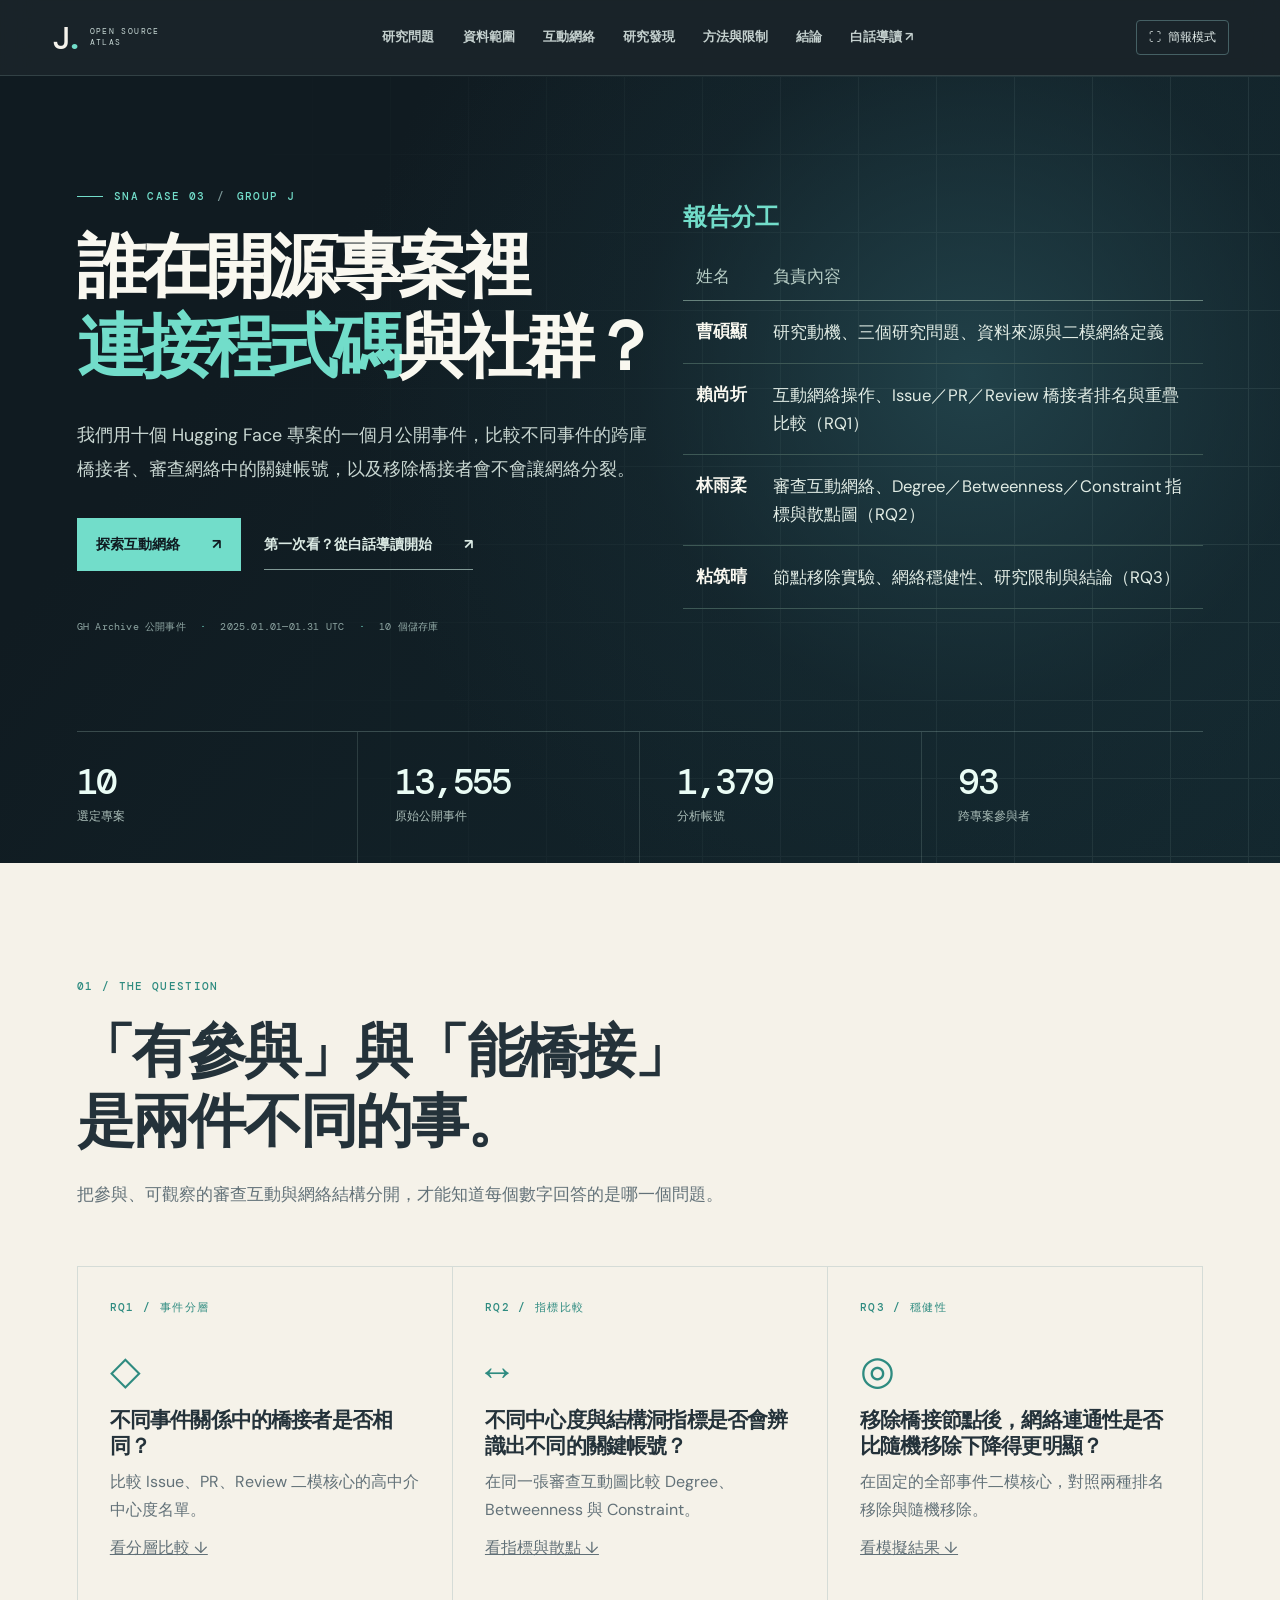
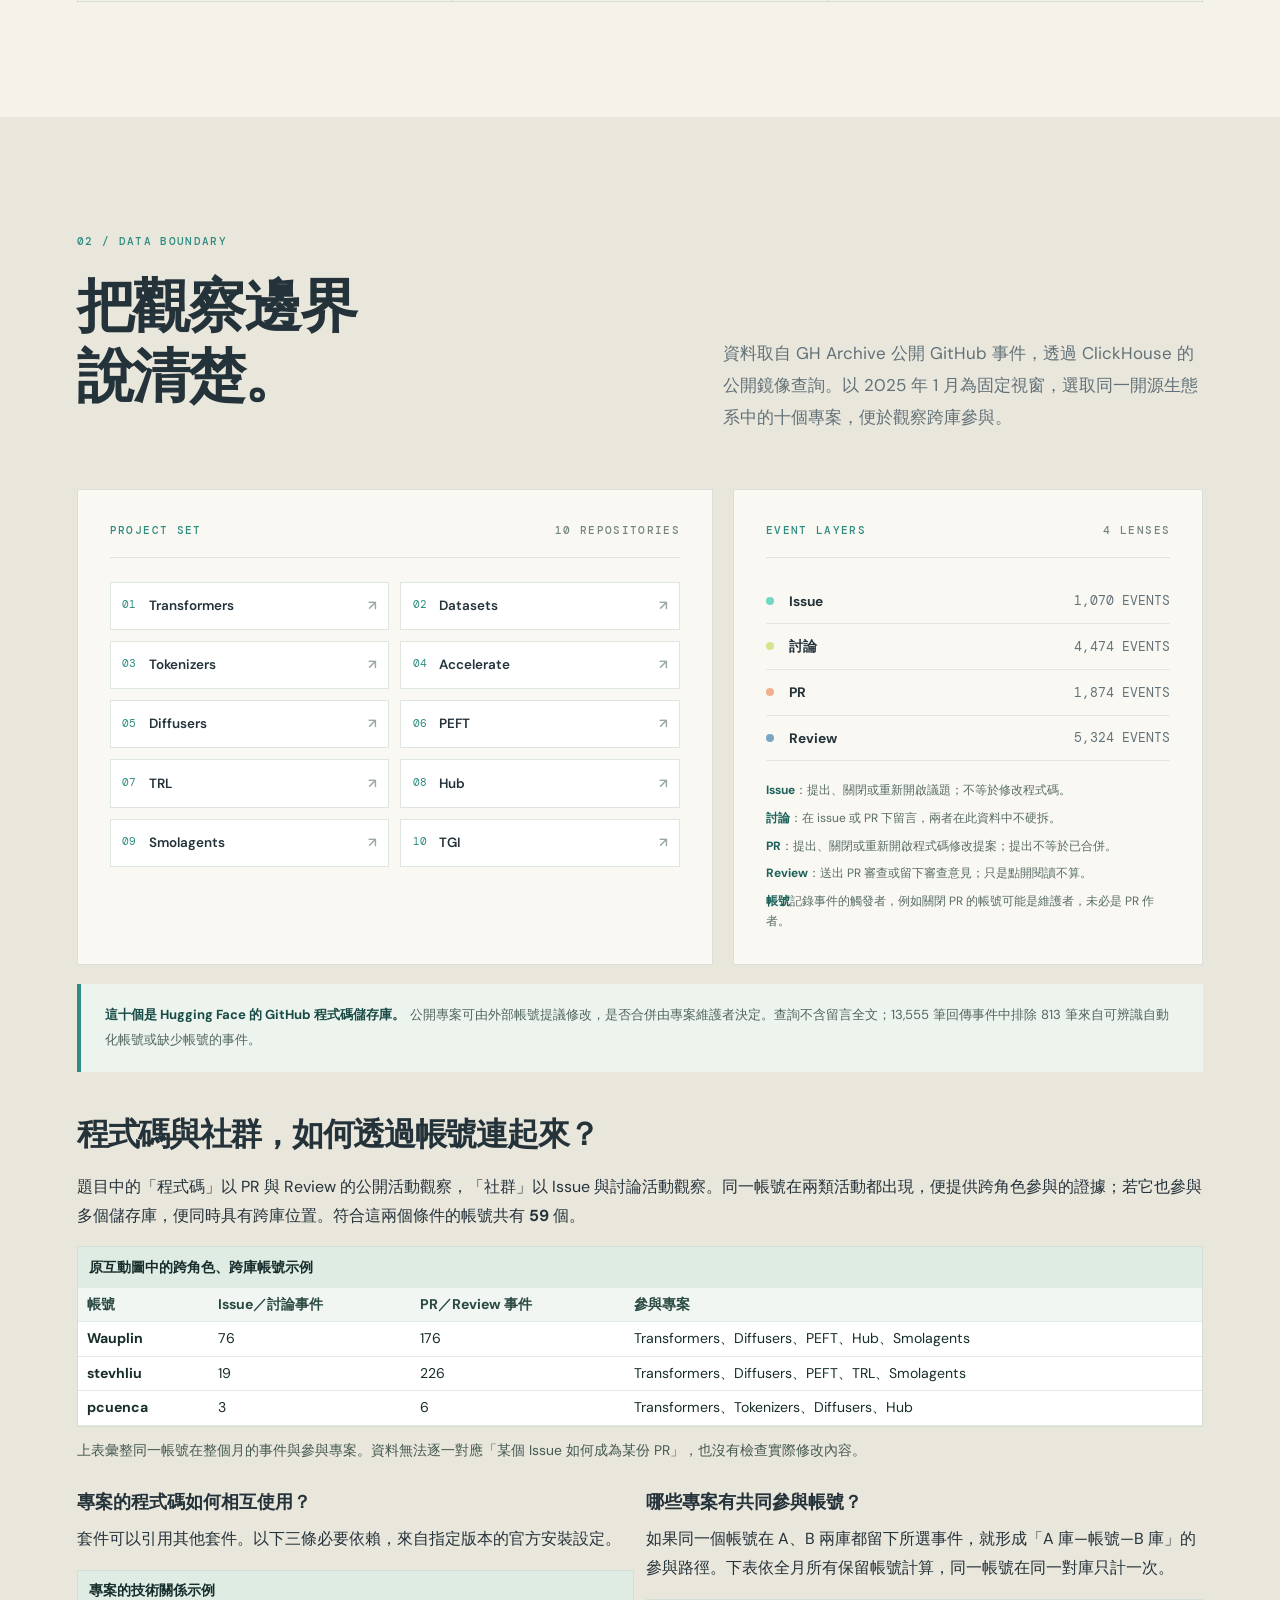
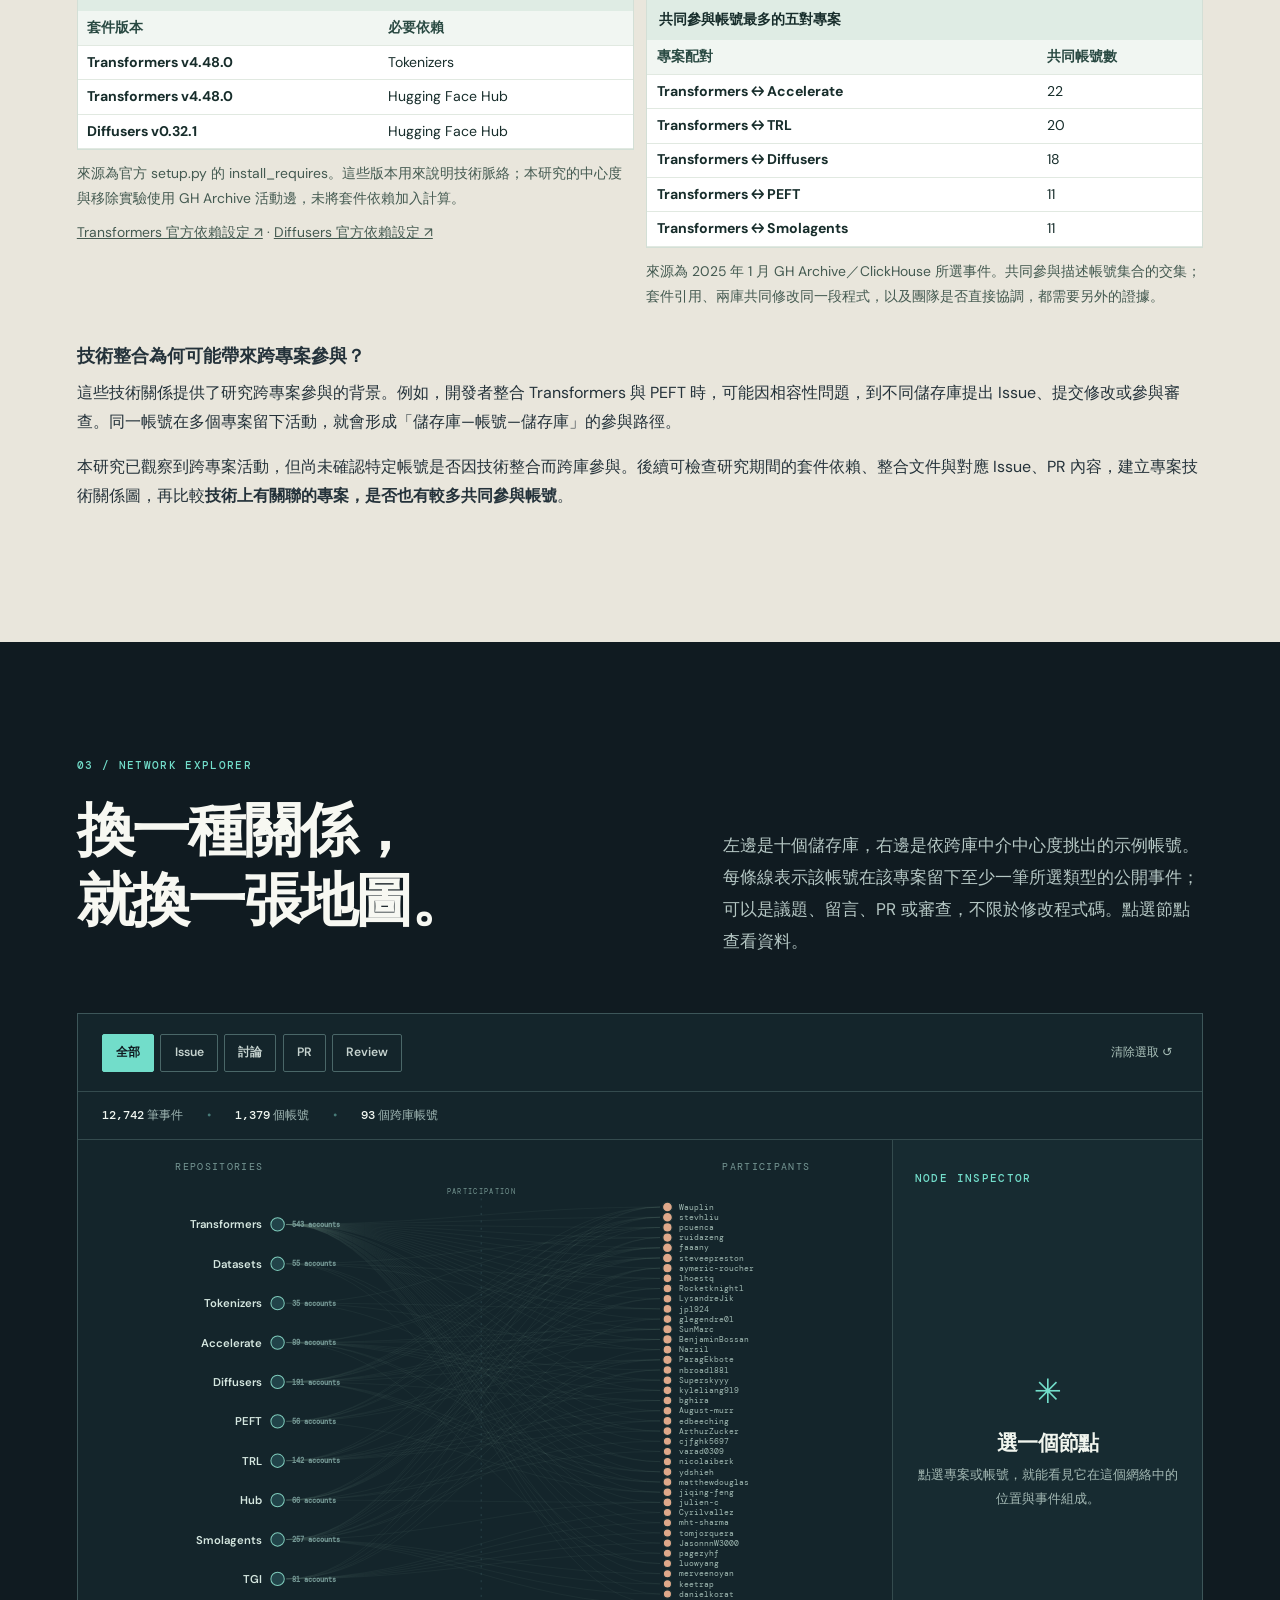
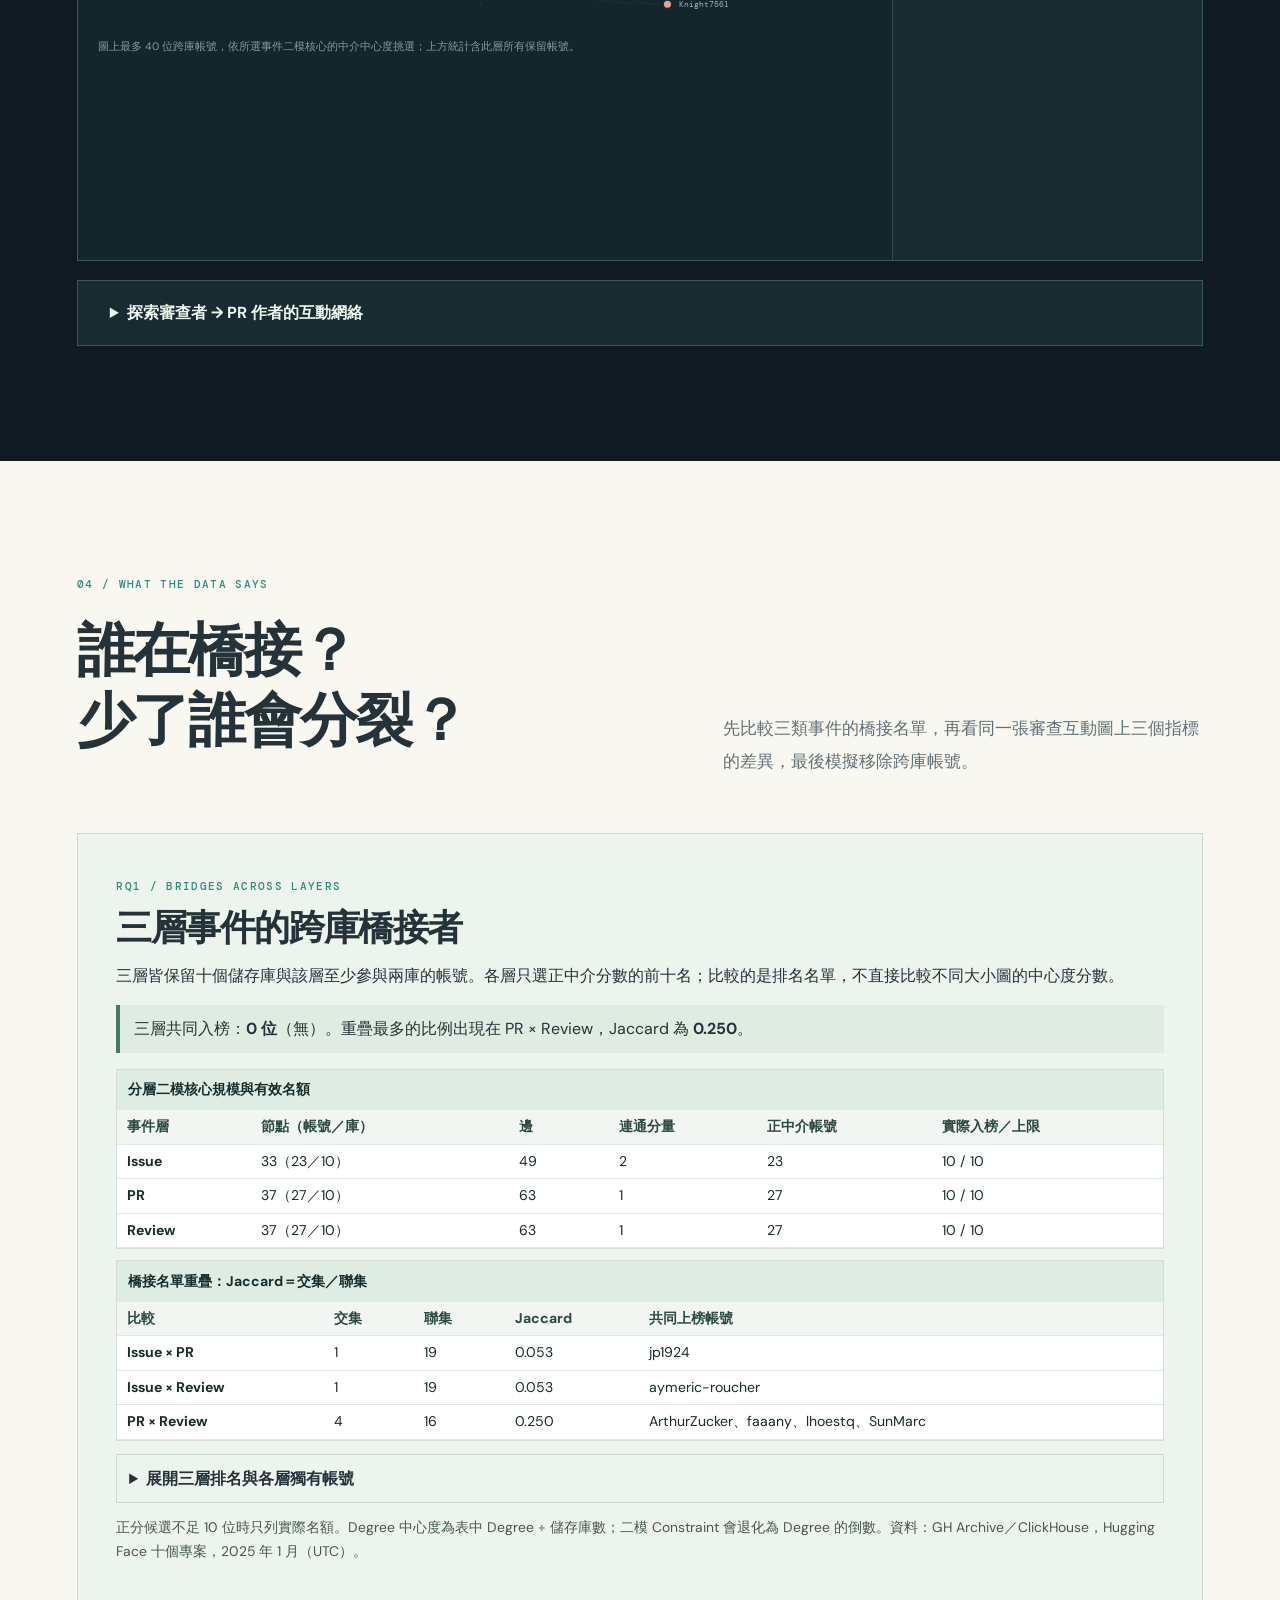
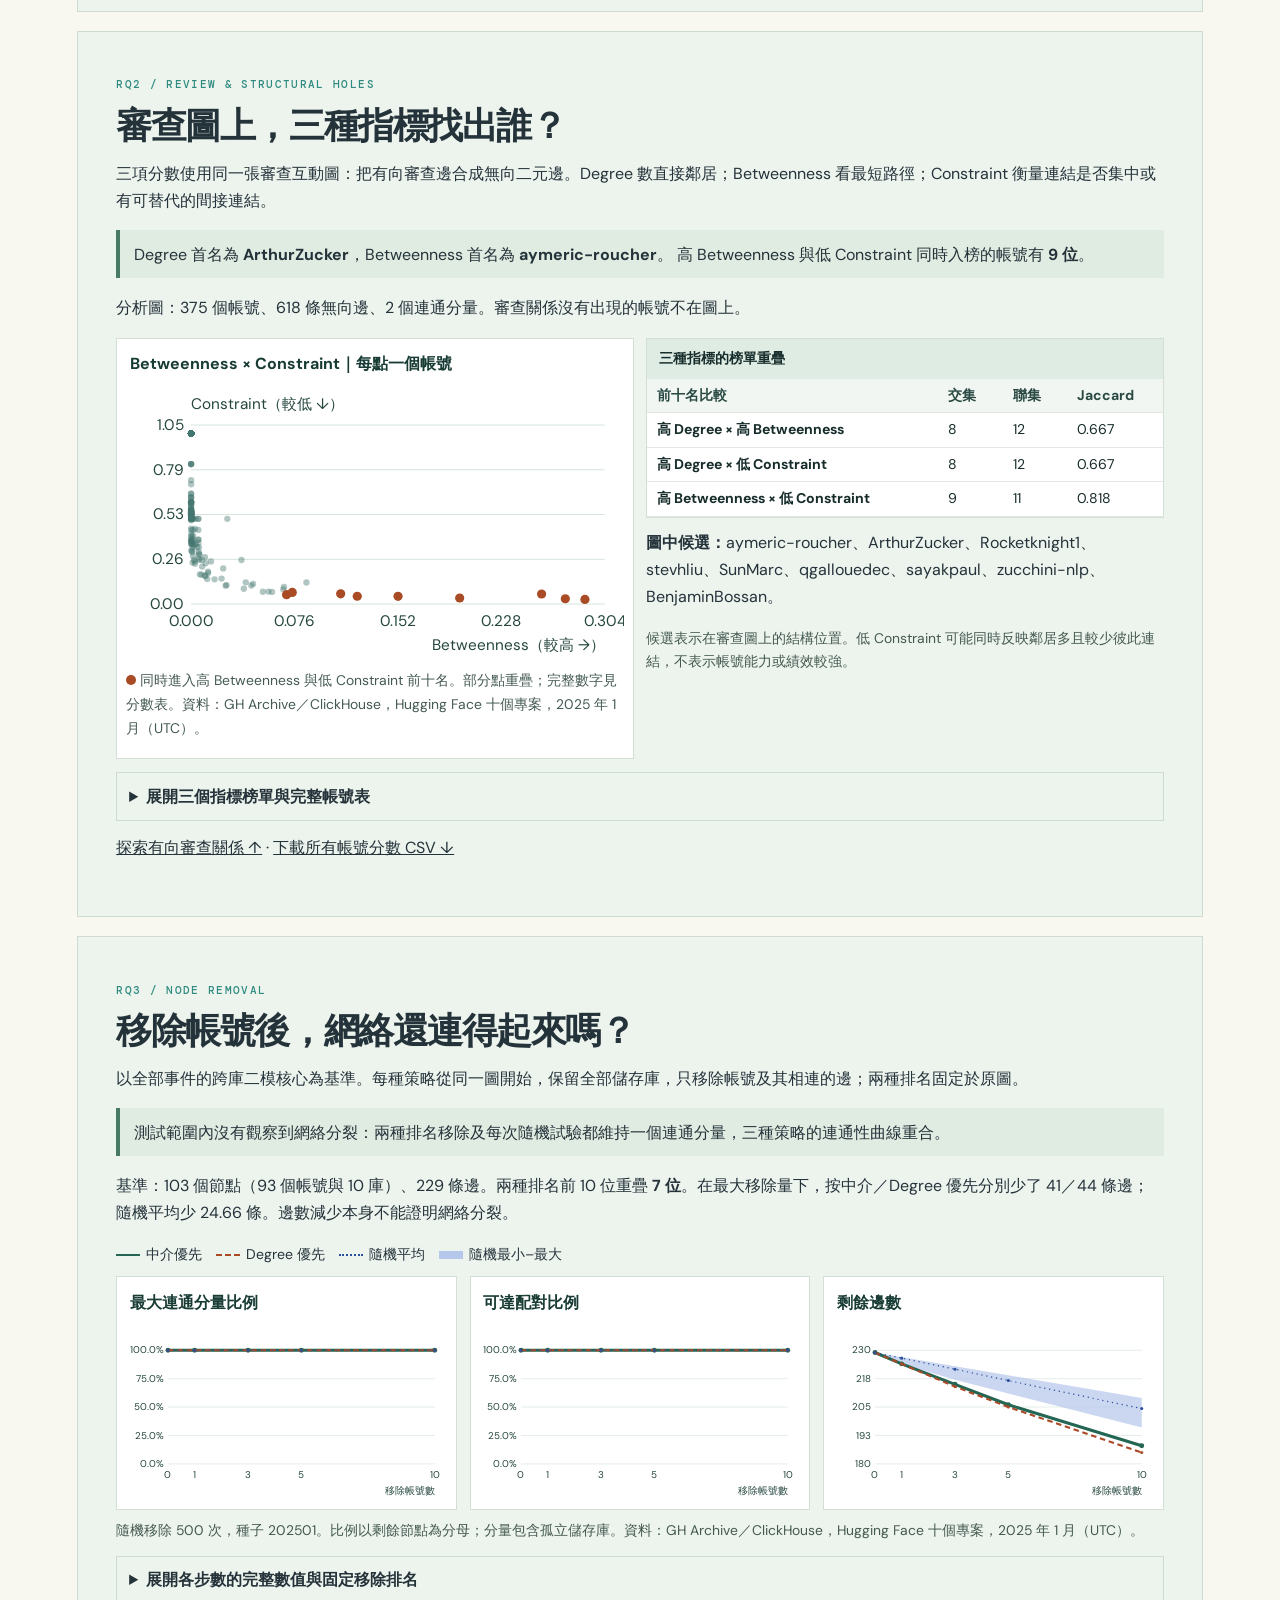
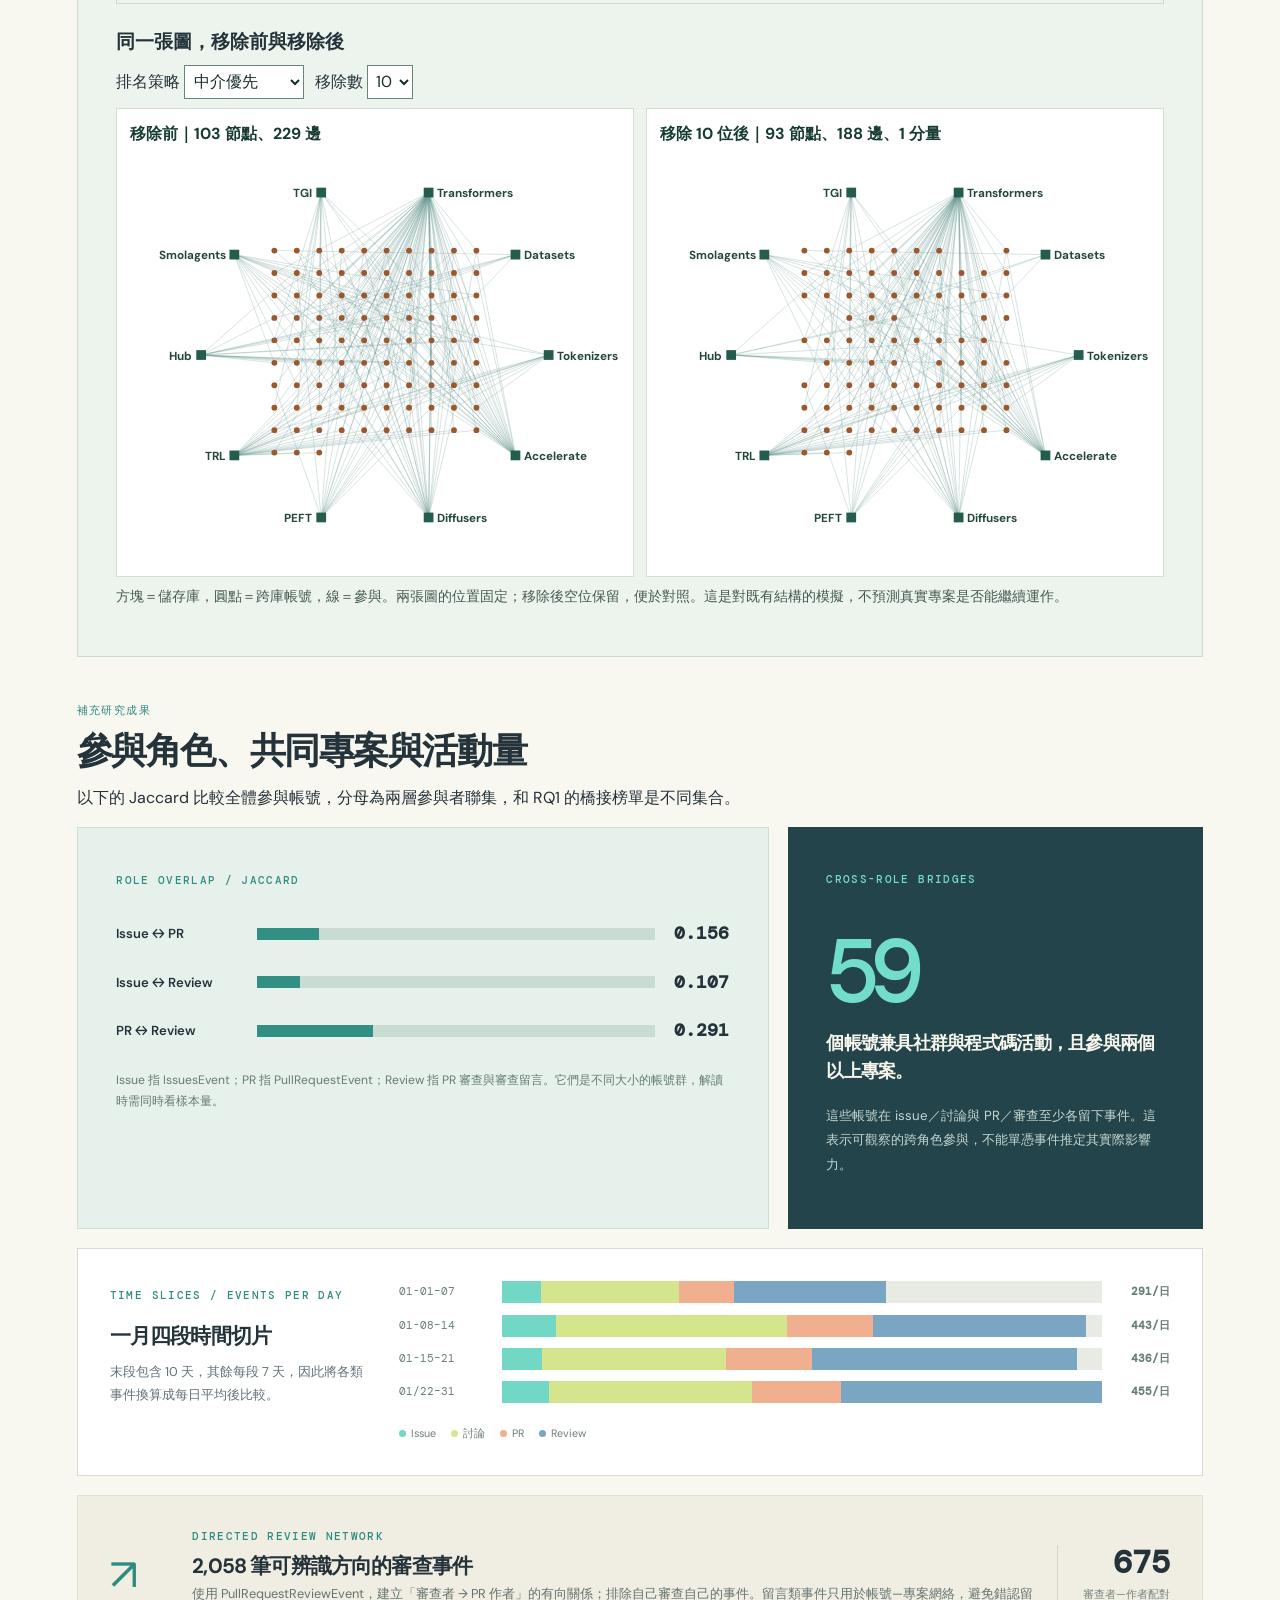
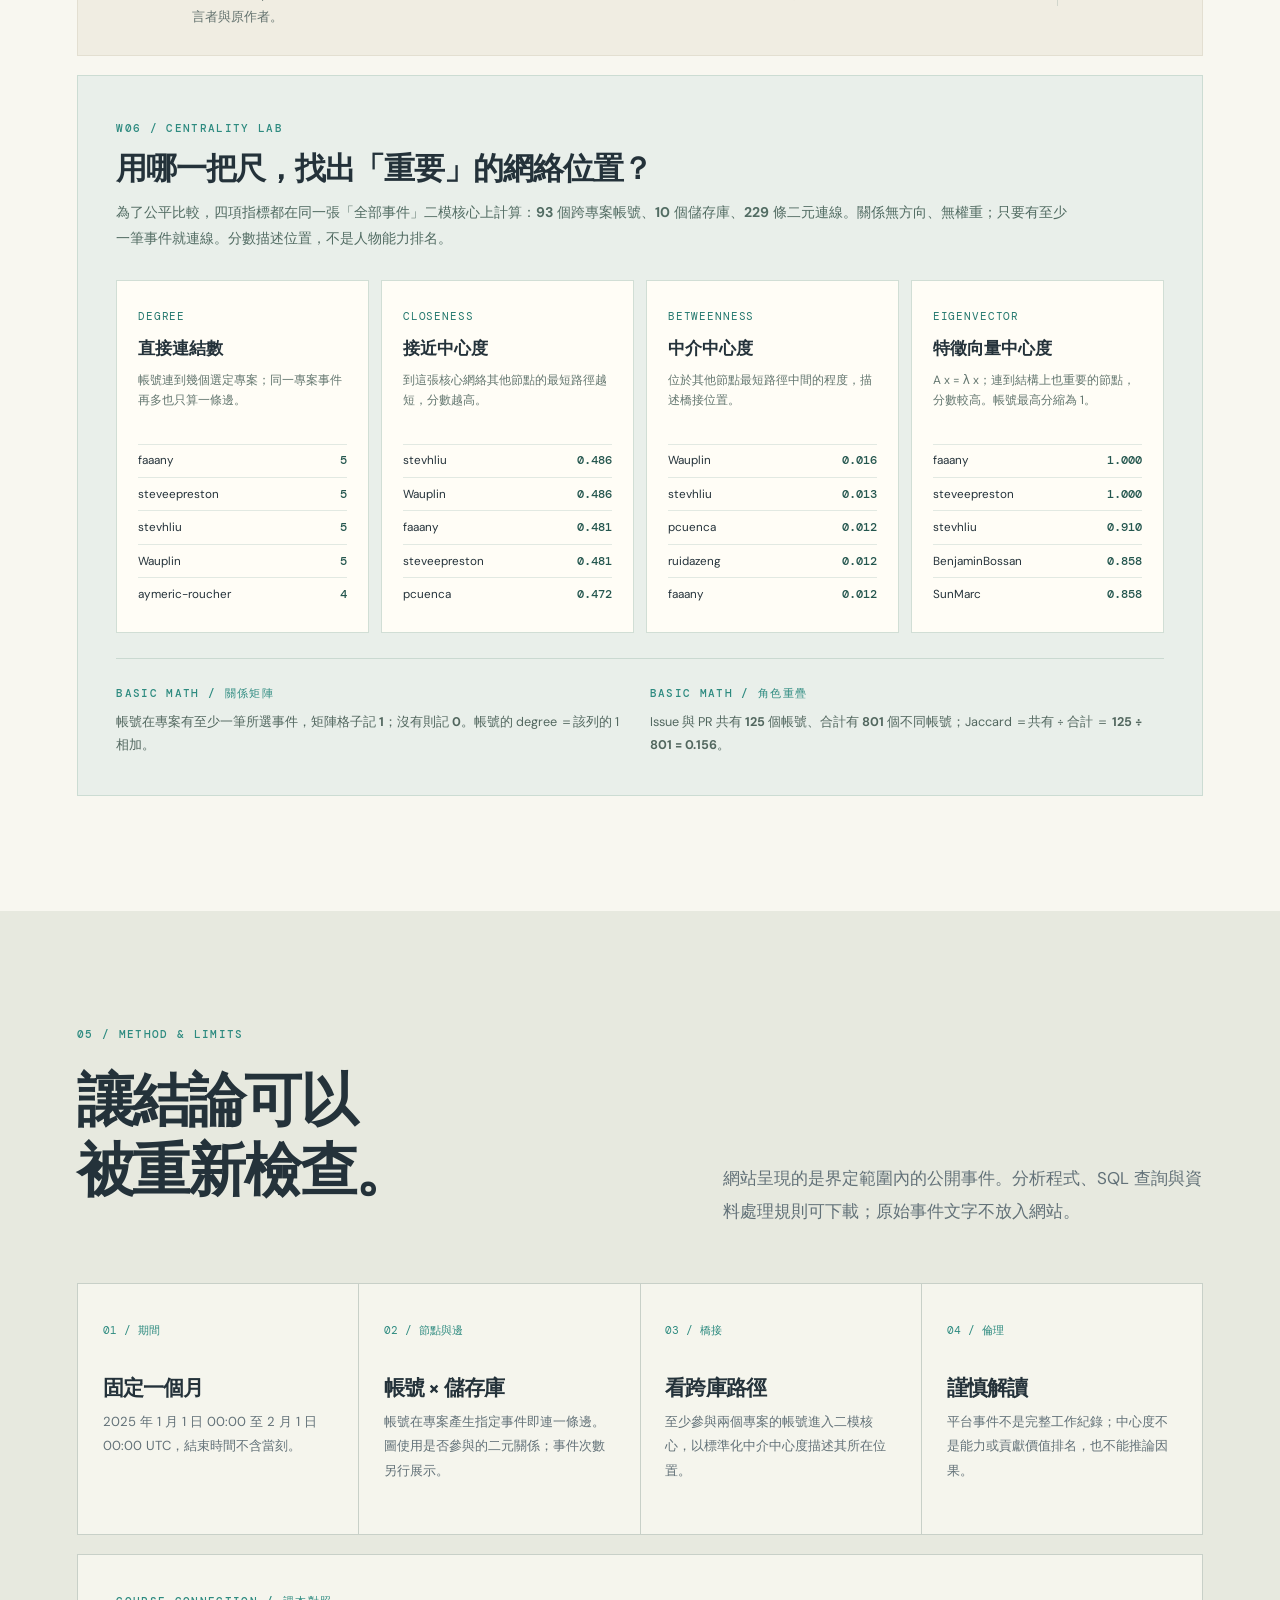
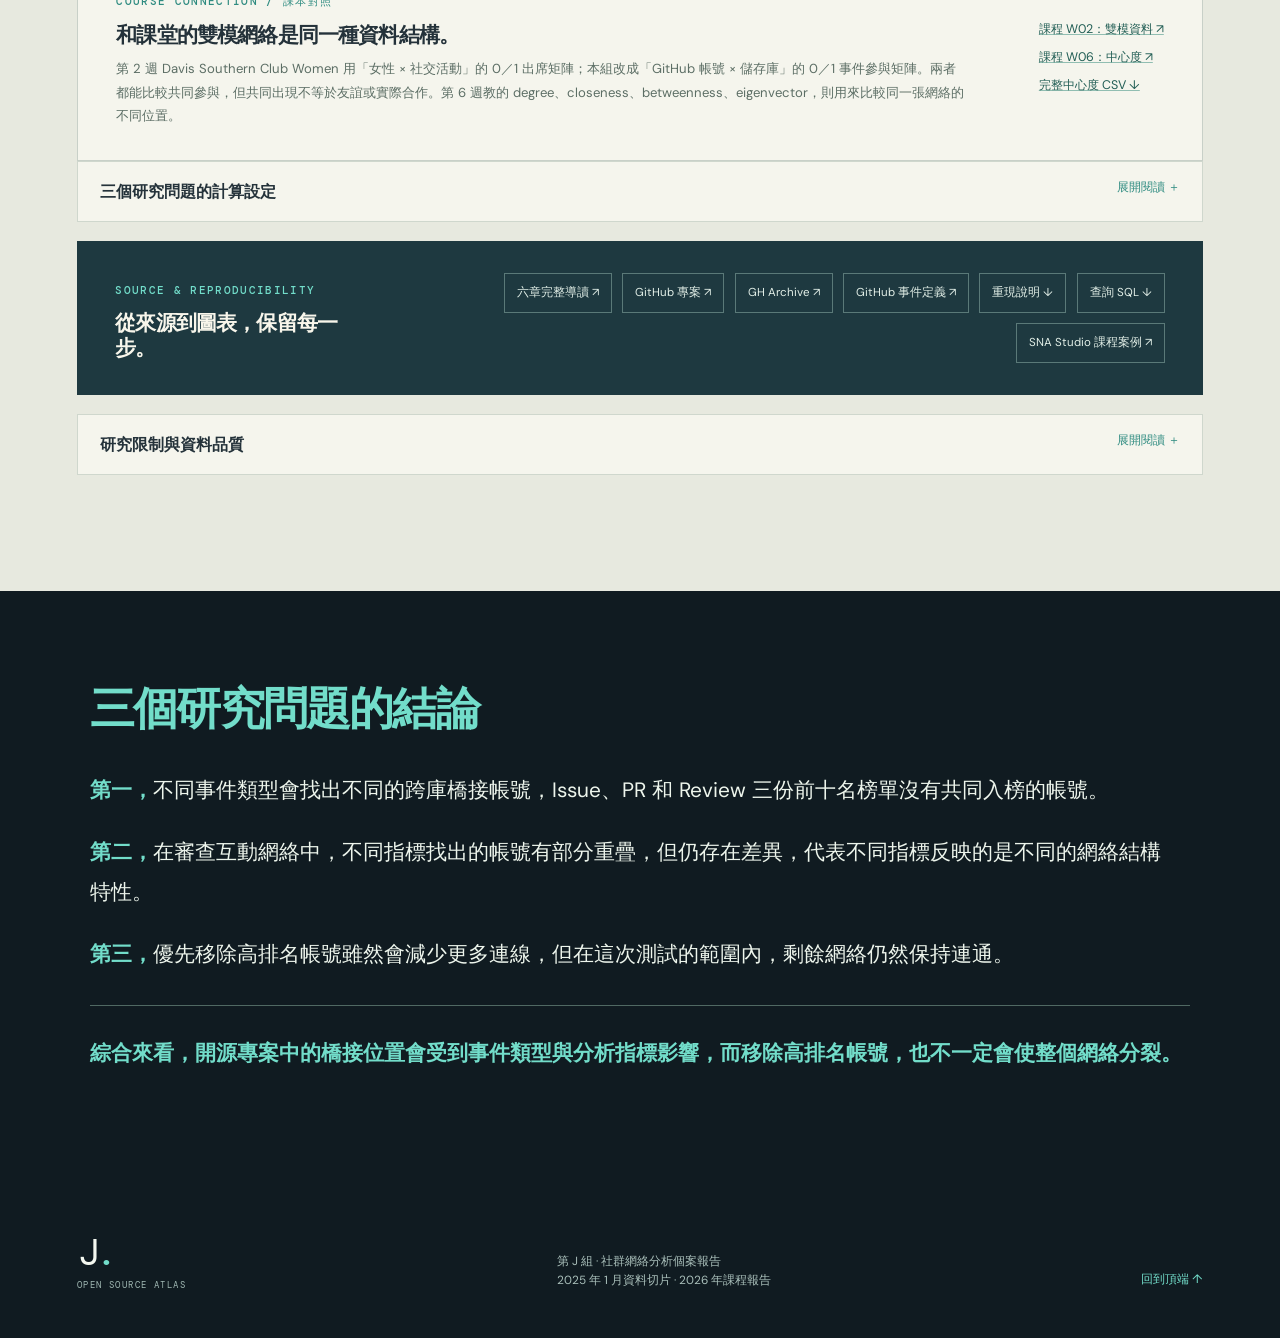
<file: docs/index.html>
<!doctype html>
<html lang="zh-Hant">
  <head>
    <meta charset="utf-8" />
    <meta name="viewport" content="width=device-width, initial-scale=1" />
    <meta name="theme-color" content="#101b21" />
    <meta name="description" content="第 J 組社群網絡分析報告：以 2025 年 1 月 GH Archive 公開事件探索十個 Hugging Face 開源專案的協作與橋接角色。" />
    <title>開源協作地圖｜第 J 組 SNA 報告</title>
    <link rel="stylesheet" href="./styles.css" />
    <script src="./research.js" defer></script>
    <script src="./app.js" defer></script>
  </head>
  <body>
    <a class="skip-link" href="#main">跳至主要內容</a>
    <header class="site-header">
      <a class="brand" href="#top" aria-label="回到首頁">
        <span class="brand-mark">J<span class="brand-dot">.</span></span>
        <span class="brand-copy">OPEN SOURCE<br />ATLAS</span>
      </a>
      <nav class="site-nav" aria-label="頁面導覽">
        <a href="#question">研究問題</a>
        <a href="#scope">資料範圍</a>
        <a href="#network">互動網絡</a>
        <a href="#findings">研究發現</a>
        <a href="#method">方法與限制</a>
        <a href="#conclusion">結論</a>
        <a href="./guide.html">白話導讀 ↗</a>
      </nav>
      <button id="fullscreenBtn" class="present-button" type="button" aria-label="切換全螢幕簡報">⛶ <span>簡報模式</span></button>
    </header>

    <main id="main">
      <section class="hero page-section" id="top">
        <div class="hero-grid">
          <div class="hero-copy">
            <p class="eyebrow"><span class="eyebrow-line"></span> SNA CASE 03 <span class="divider">/</span> GROUP J</p>
            <h1>誰在開源專案裡<br /><em>連接程式碼</em>與社群？</h1>
            <p class="hero-lede">我們用十個 Hugging Face 專案的一個月公開事件，比較不同事件的跨庫橋接者、審查網絡中的關鍵帳號，以及移除橋接者會不會讓網絡分裂。</p>
            <div class="hero-actions">
              <a class="button button-primary" href="#network">探索互動網絡 <span aria-hidden="true">↗</span></a>
              <a class="button button-text" href="./guide.html">第一次看？從白話導讀開始 <span aria-hidden="true">↗</span></a>
            </div>
            <p class="hero-meta">GH Archive 公開事件 <span>·</span> 2025.01.01—01.31 UTC <span>·</span> 10 個儲存庫</p>
          </div>
          <div class="team-roster">
            <table>
              <caption>報告分工</caption>
              <thead><tr><th scope="col">姓名</th><th scope="col">負責內容</th></tr></thead>
              <tbody>
                <tr><th scope="row">曹碩顯</th><td>研究動機、三個研究問題、資料來源與二模網絡定義</td></tr>
                <tr><th scope="row">賴尚圻</th><td>互動網絡操作、Issue／PR／Review 橋接者排名與重疊比較（RQ1）</td></tr>
                <tr><th scope="row">林雨柔</th><td>審查互動網絡、Degree／Betweenness／Constraint 指標與散點圖（RQ2）</td></tr>
                <tr><th scope="row">粘筑晴</th><td>節點移除實驗、網絡穩健性、研究限制與結論（RQ3）</td></tr>
              </tbody>
            </table>
          </div>
        </div>
        <div class="hero-stats" aria-label="研究資料摘要">
          <div><span class="stat-number" id="statRepos">10</span><span class="stat-label">選定專案</span></div>
          <div><span class="stat-number" id="statRows">—</span><span class="stat-label">原始公開事件</span></div>
          <div><span class="stat-number" id="statActors">—</span><span class="stat-label">分析帳號</span></div>
          <div><span class="stat-number" id="statBridges">—</span><span class="stat-label">跨專案參與者</span></div>
        </div>
      </section>

      <section class="question page-section" id="question">
        <div class="section-heading">
          <p class="eyebrow">01 / THE QUESTION</p>
          <h2>「有參與」與「能橋接」<br />是兩件不同的事。</h2>
          <p>把參與、可觀察的審查互動與網絡結構分開，才能知道每個數字回答的是哪一個問題。</p>
        </div>
        <div class="question-grid">
          <article class="question-card">
            <span class="card-index">RQ1 / 事件分層</span>
            <div class="card-icon">◇</div>
            <h3>不同事件關係中的橋接者是否相同？</h3>
            <p>比較 Issue、PR、Review 二模核心的高中介中心度名單。<a href="#rq1">看分層比較 ↓</a></p>
          </article>
          <article class="question-card">
            <span class="card-index">RQ2 / 指標比較</span>
            <div class="card-icon">↔</div>
            <h3>不同中心度與結構洞指標是否會辨識出不同的關鍵帳號？</h3>
            <p>在同一張審查互動圖比較 Degree、Betweenness 與 Constraint。<a href="#rq2">看指標與散點 ↓</a></p>
          </article>
          <article class="question-card">
            <span class="card-index">RQ3 / 穩健性</span>
            <div class="card-icon">◎</div>
            <h3>移除橋接節點後，網絡連通性是否比隨機移除下降得更明顯？</h3>
            <p>在固定的全部事件二模核心，對照兩種排名移除與隨機移除。<a href="#rq3">看模擬結果 ↓</a></p>
          </article>
        </div>
      </section>

      <section class="scope page-section" id="scope">
        <div class="section-heading split-heading">
          <div>
            <p class="eyebrow">02 / DATA BOUNDARY</p>
            <h2>把觀察邊界<br />說清楚。</h2>
          </div>
          <p>資料取自 GH Archive 公開 GitHub 事件，透過 ClickHouse 的公開鏡像查詢。以 2025 年 1 月為固定視窗，選取同一開源生態系中的十個專案，便於觀察跨庫參與。</p>
        </div>
        <div class="scope-layout">
          <div class="scope-panel">
            <div class="panel-topline"><span>PROJECT SET</span><span>10 REPOSITORIES</span></div>
            <div class="repo-chips" id="repoChips" aria-label="研究的十個儲存庫"></div>
          </div>
          <div class="scope-panel event-panel">
            <div class="panel-topline"><span>EVENT LAYERS</span><span>4 LENSES</span></div>
            <div class="event-layers" id="eventLayers"></div>
            <div class="event-explain">
              <p><strong>Issue</strong>：提出、關閉或重新開啟議題；不等於修改程式碼。</p>
              <p><strong>討論</strong>：在 issue 或 PR 下留言，兩者在此資料中不硬拆。</p>
              <p><strong>PR</strong>：提出、關閉或重新開啟程式碼修改提案；提出不等於已合併。</p>
              <p><strong>Review</strong>：送出 PR 審查或留下審查意見；只是點開閱讀不算。</p>
              <p><strong>帳號</strong>記錄事件的觸發者，例如關閉 PR 的帳號可能是維護者，未必是 PR 作者。</p>
            </div>
          </div>
        </div>
        <div class="scope-clarifier"><strong>這十個是 Hugging Face 的 GitHub 程式碼儲存庫。</strong>公開專案可由外部帳號提議修改，是否合併由專案維護者決定。查詢不含留言全文；<span id="scopeRows">—</span> 筆回傳事件中排除 <span id="scopeExcluded">—</span> 筆來自可辨識自動化帳號或缺少帳號的事件。</div>
        <div class="project-relations" id="project-relations">
          <h3>程式碼與社群，如何透過帳號連起來？</h3>
          <p>題目中的「程式碼」以 PR 與 Review 的公開活動觀察，「社群」以 Issue 與討論活動觀察。同一帳號在兩類活動都出現，便提供跨角色參與的證據；若它也參與多個儲存庫，便同時具有跨庫位置。符合這兩個條件的帳號共有 <strong id="crossRoleExampleCount">—</strong> 個。</p>
          <div id="crossRoleExamples"></div>
          <p class="research-note">上表彙整同一帳號在整個月的事件與參與專案。資料無法逐一對應「某個 Issue 如何成為某份 PR」，也沒有檢查實際修改內容。</p>
          <div class="research-grid">
            <div>
              <h4>專案的程式碼如何相互使用？</h4>
              <p>套件可以引用其他套件。以下三條必要依賴，來自指定版本的官方安裝設定。</p>
              <div class="research-table" tabindex="0" role="region" aria-label="官方套件依賴示例">
                <table>
                  <caption>專案的技術關係示例</caption>
                  <thead><tr><th scope="col">套件版本</th><th scope="col">必要依賴</th></tr></thead>
                  <tbody>
                    <tr><th scope="row">Transformers v4.48.0</th><td>Tokenizers</td></tr>
                    <tr><th scope="row">Transformers v4.48.0</th><td>Hugging Face Hub</td></tr>
                    <tr><th scope="row">Diffusers v0.32.1</th><td>Hugging Face Hub</td></tr>
                  </tbody>
                </table>
              </div>
              <p class="research-note">來源為官方 setup.py 的 install_requires。這些版本用來說明技術脈絡；本研究的中心度與移除實驗使用 GH Archive 活動邊，未將套件依賴加入計算。</p>
              <p class="research-note"><a href="https://github.com/huggingface/transformers/blob/v4.48.0/setup.py#L396-L406" target="_blank" rel="noopener noreferrer">Transformers 官方依賴設定 ↗</a> · <a href="https://github.com/huggingface/diffusers/blob/v0.32.1/setup.py#L222-L231" target="_blank" rel="noopener noreferrer">Diffusers 官方依賴設定 ↗</a></p>
            </div>
            <div>
              <h4>哪些專案有共同參與帳號？</h4>
              <p>如果同一個帳號在 A、B 兩庫都留下所選事件，就形成「A 庫—帳號—B 庫」的參與路徑。下表依全月所有保留帳號計算，同一帳號在同一對庫只計一次。</p>
              <div id="projectOverlap"></div>
              <p class="research-note">來源為 2025 年 1 月 GH Archive／ClickHouse 所選事件。共同參與描述帳號集合的交集；套件引用、兩庫共同修改同一段程式，以及團隊是否直接協調，都需要另外的證據。</p>
            </div>
          </div>
          <div id="integration-background" class="integration-background">
            <h4>技術整合為何可能帶來跨專案參與？</h4>
            <p>這些技術關係提供了研究跨專案參與的背景。例如，開發者整合 Transformers 與 PEFT 時，可能因相容性問題，到不同儲存庫提出 Issue、提交修改或參與審查。同一帳號在多個專案留下活動，就會形成「儲存庫—帳號—儲存庫」的參與路徑。</p>
            <p>本研究已觀察到跨專案活動，但尚未確認特定帳號是否因技術整合而跨庫參與。後續可檢查研究期間的套件依賴、整合文件與對應 Issue、PR 內容，建立專案技術關係圖，再比較<strong>技術上有關聯的專案，是否也有較多共同參與帳號</strong>。</p>
          </div>
        </div>
      </section>

      <section class="network page-section" id="network">
        <div class="section-heading split-heading">
          <div>
            <p class="eyebrow">03 / NETWORK EXPLORER</p>
            <h2>換一種關係，<br />就換一張地圖。</h2>
          </div>
          <p>左邊是十個儲存庫，右邊是依跨庫中介中心度挑出的示例帳號。每條線表示該帳號在該專案留下至少一筆所選類型的公開事件；可以是議題、留言、PR 或審查，不限於修改程式碼。點選節點查看資料。</p>
        </div>
        <div class="explorer-shell">
          <div class="explorer-toolbar">
            <div class="filter-group" id="layerFilters" role="group" aria-label="選擇事件類型">
              <button type="button" data-layer="all" aria-pressed="true">全部</button>
              <button type="button" data-layer="issues" aria-pressed="false">Issue</button>
              <button type="button" data-layer="discussion" aria-pressed="false">討論</button>
              <button type="button" data-layer="pulls" aria-pressed="false">PR</button>
              <button type="button" data-layer="reviews" aria-pressed="false">Review</button>
            </div>
            <button class="quiet-button" type="button" id="resetSelection">清除選取 ↺</button>
          </div>
          <div class="explorer-metrics" aria-live="polite">
            <span><strong id="viewEvents">—</strong> 筆事件</span>
            <span><strong id="viewActors">—</strong> 個帳號</span>
            <span><strong id="viewBridgeCount">—</strong> 個跨庫帳號</span>
          </div>
          <div class="explorer-body">
            <div class="graph-wrap">
              <div class="graph-head"><span>REPOSITORIES</span><span>PARTICIPANTS</span></div>
              <svg id="networkGraph" viewBox="0 0 1160 690" role="img" aria-label="開發者與儲存庫的二模網絡示例"></svg>
              <p class="graph-footnote" id="graphNote">圖上最多顯示 40 個跨庫示例帳號。上方統計涵蓋所選層的所有保留帳號。</p>
            </div>
            <aside class="detail-panel" id="detailPanel" aria-live="polite">
              <span class="detail-kicker">NODE INSPECTOR</span>
              <div class="detail-empty"><span class="detail-symbol">✳</span><h3>選一個節點</h3><p>點選專案或帳號，就能看見它在這個網絡中的位置與事件組成。</p></div>
            </aside>
          </div>
        </div>
        <details class="network-extra" id="review-interaction">
          <summary>探索審查者 → PR 作者的互動網絡</summary>
          <p>選一個帳號查看它的一階互動。箭頭只依送出審查的事件建立；同方向重複事件彙總為筆數。此圖與上方帳號—儲存庫圖的節點和邊不同。</p>
          <label for="reviewAccount">查閱帳號</label> <select id="reviewAccount" disabled></select>
          <div id="reviewEgo" aria-live="polite">正在讀取研究資料…</div>
        </details>
      </section>

      <section class="findings page-section" id="findings">
        <div class="section-heading split-heading">
          <div>
            <p class="eyebrow">04 / WHAT THE DATA SAYS</p>
            <h2>誰在橋接？<br />少了誰會分裂？</h2>
          </div>
          <p>先比較三類事件的橋接名單，再看同一張審查互動圖上三個指標的差異，最後模擬移除跨庫帳號。</p>
        </div>
        <div class="research-stack">
          <section class="research-block" id="rq1">
            <span class="card-index">RQ1 / BRIDGES ACROSS LAYERS</span>
            <h3>三層事件的跨庫橋接者</h3>
            <p>三層皆保留十個儲存庫與該層至少參與兩庫的帳號。各層只選正中介分數的前十名；比較的是排名名單，不直接比較不同大小圖的中心度分數。</p>
            <div id="bridgeResults">正在讀取研究資料…</div>
          </section>
          <section class="research-block" id="rq2">
            <span class="card-index">RQ2 / REVIEW & STRUCTURAL HOLES</span>
            <h3>審查圖上，三種指標找出誰？</h3>
            <p>三項分數使用同一張審查互動圖：把有向審查邊合成無向二元邊。Degree 數直接鄰居；Betweenness 看最短路徑；Constraint 衡量連結是否集中或有可替代的間接連結。</p>
            <div id="reviewResults">正在讀取研究資料…</div>
            <p><a href="#review-interaction">探索有向審查關係 ↑</a> · <a href="./repro/bridge-scores.csv" download>下載所有帳號分數 CSV ↓</a></p>
          </section>
          <section class="research-block" id="rq3">
            <span class="card-index">RQ3 / NODE REMOVAL</span>
            <h3>移除帳號後，網絡還連得起來嗎？</h3>
            <p>以全部事件的跨庫二模核心為基準。每種策略從同一圖開始，保留全部儲存庫，只移除帳號及其相連的邊；兩種排名固定於原圖。</p>
            <div id="removalResults">正在讀取研究資料…</div>
          </section>
        </div>
        <div class="supplement-heading"><span class="card-index">補充研究成果</span><h3>參與角色、共同專案與活動量</h3><p>以下的 Jaccard 比較全體參與帳號，分母為兩層參與者聯集，和 RQ1 的橋接榜單是不同集合。</p></div>
        <div class="finding-layout">
          <div class="finding-card highlight-card">
            <span class="card-index">ROLE OVERLAP / JACCARD</span>
            <div class="overlap-list" id="overlapList"></div>
            <p class="finding-note">Issue 指 IssuesEvent；PR 指 PullRequestEvent；Review 指 PR 審查與審查留言。它們是不同大小的帳號群，解讀時需同時看樣本量。</p>
          </div>
          <div class="finding-card bridge-card">
            <span class="card-index">CROSS-ROLE BRIDGES</span>
            <strong class="feature-number" id="crossRoleCount">—</strong>
            <h3>個帳號兼具社群與程式碼活動，且參與兩個以上專案。</h3>
            <p>這些帳號在 issue／討論與 PR／審查至少各留下事件。這表示可觀察的跨角色參與，不能單憑事件推定其實際影響力。</p>
          </div>
        </div>
        <div class="evidence-row">
          <div class="evidence-heading"><span class="card-index">TIME SLICES / EVENTS PER DAY</span><h3>一月四段時間切片</h3><p>末段包含 10 天，其餘每段 7 天，因此將各類事件換算成每日平均後比較。</p></div>
          <div class="weekly-chart" id="weeklyChart" role="img" aria-label="2025 年 1 月不同事件類型的每日平均數"></div>
        </div>
        <div class="review-callout">
          <span class="review-icon">↗</span>
          <div><span class="card-index">DIRECTED REVIEW NETWORK</span><h3><span id="directedReviews">—</span> 筆可辨識方向的審查事件</h3><p>使用 PullRequestReviewEvent，建立「審查者 → PR 作者」的有向關係；排除自己審查自己的事件。留言類事件只用於帳號—專案網絡，避免錯認留言者與原作者。</p></div>
          <span class="review-pairs"><strong id="reviewPairs">—</strong><small>審查者—作者配對</small></span>
        </div>
        <div class="centrality-lab" id="centrality">
          <div class="centrality-intro"><span class="card-index">W06 / CENTRALITY LAB</span><h3>用哪一把尺，找出「重要」的網絡位置？</h3><p>為了公平比較，四項指標都在同一張「全部事件」二模核心上計算：<strong id="coreActors">—</strong> 個跨專案帳號、<strong id="coreRepos">—</strong> 個儲存庫、<strong id="coreEdges">—</strong> 條二元連線。關係無方向、無權重；只要有至少一筆事件就連線。分數描述位置，不是人物能力排名。</p></div>
          <div class="centrality-grid" id="centralityGrid"></div>
          <div class="math-strip"><div><span class="card-index">BASIC MATH / 關係矩陣</span><p>帳號在專案有至少一筆所選事件，矩陣格子記 <strong>1</strong>；沒有則記 <strong>0</strong>。帳號的 degree ＝該列的 1 相加。</p></div><div><span class="card-index">BASIC MATH / 角色重疊</span><p>Issue 與 PR 共有 <strong id="overlapIntersection">—</strong> 個帳號、合計有 <strong id="overlapUnion">—</strong> 個不同帳號；Jaccard ＝共有 ÷ 合計 ＝ <strong id="overlapWorked">—</strong>。</p></div></div>
        </div>
      </section>

      <section class="method page-section" id="method">
        <div class="section-heading split-heading">
          <div>
            <p class="eyebrow">05 / METHOD & LIMITS</p>
            <h2>讓結論可以<br />被重新檢查。</h2>
          </div>
          <p>網站呈現的是界定範圍內的公開事件。分析程式、SQL 查詢與資料處理規則可下載；原始事件文字不放入網站。</p>
        </div>
        <div class="method-grid">
          <article><span>01 / 期間</span><h3>固定一個月</h3><p>2025 年 1 月 1 日 00:00 至 2 月 1 日 00:00 UTC，結束時間不含當刻。</p></article>
          <article><span>02 / 節點與邊</span><h3>帳號 × 儲存庫</h3><p>帳號在專案產生指定事件即連一條邊。圖使用是否參與的二元關係；事件次數另行展示。</p></article>
          <article><span>03 / 橋接</span><h3>看跨庫路徑</h3><p>至少參與兩個專案的帳號進入二模核心，以標準化中介中心度描述其所在位置。</p></article>
          <article><span>04 / 倫理</span><h3>謹慎解讀</h3><p>平台事件不是完整工作紀錄；中心度不是能力或貢獻價值排名，也不能推論因果。</p></article>
        </div>
        <div class="course-bridge"><div><span class="card-index">COURSE CONNECTION / 課本對照</span><h3>和課堂的雙模網絡是同一種資料結構。</h3><p>第 2 週 Davis Southern Club Women 用「女性 × 社交活動」的 0／1 出席矩陣；本組改成「GitHub 帳號 × 儲存庫」的 0／1 事件參與矩陣。兩者都能比較共同參與，但共同出現不等於友誼或實際合作。第 6 週教的 degree、closeness、betweenness、eigenvector，則用來比較同一張網絡的不同位置。</p></div><div class="course-links"><a href="https://sna-studio-course-tw.cs-lee.chatgpt.site/week/2" target="_blank" rel="noopener noreferrer">課程 W02：雙模資料 ↗</a><a href="https://sna-studio-course-tw.cs-lee.chatgpt.site/week/6" target="_blank" rel="noopener noreferrer">課程 W06：中心度 ↗</a><a href="./repro/centrality-scores.csv" download>完整中心度 CSV ↓</a></div></div>
        <details class="limits-box">
          <summary>三個研究問題的計算設定 <span>展開閱讀 ＋</span></summary>
          <ul>
            <li>Issue 僅用 IssuesEvent；PR 僅用 PullRequestEvent；Review 合併審查與程式碼審查留言。Issue／PR 下的討論留言保持獨立；鏡像無法完整還原三類帳號互動。</li>
            <li>二模層 Degree 除以十個可連的儲存庫；中介用 NetworkX 的標準化無向最短路徑分數，跨分量配對不可達。中介與 Constraint 排序用小數第 12 位，同分依帳號名稱排序（忽略大小寫後再比原字串）。無正中介分數的帳號不入榜。</li>
            <li>直接在二模圖算無權重 Constraint，帳號的鄰居都是儲存庫，儲存庫彼此無邊，結果會退化為 1／Degree。結構洞改用實際審查邊的無向簡化圖；孤立節點無有效值，缺值記空，不能視為 0。高橋接、低 Constraint 候選為高中介與低 Constraint 兩榜交集。</li>
            <li>最大連通分量比例＝最大分量節點數 ÷ 剩餘節點；可達配對比例＝各分量內無序配對數之和 ÷ 全部剩餘節點的無序配對數。兩者均含帳號與儲存庫；專案配對比例另以固定十庫的 45 對為分母。</li>
            <li>隨機實驗：<span id="methodTrials">—</span> 次，種子 <span id="methodSeed">—</span>；每次不放回，較大步數沿用較小步數的移除順序。圖表的範圍是樣本最小至最大值。</li>
          </ul>
        </details>
        <div class="source-bar">
          <div><span class="card-index">SOURCE & REPRODUCIBILITY</span><h3>從來源到圖表，保留每一步。</h3></div>
          <div class="source-links">
            <a href="./guide.html">六章完整導讀 ↗</a>
            <a href="https://github.com/linyurou8821/sna-j-gharchive" target="_blank" rel="noopener noreferrer">GitHub 專案 ↗</a>
            <a href="https://www.gharchive.org/" target="_blank" rel="noopener noreferrer">GH Archive ↗</a>
            <a href="https://docs.github.com/en/rest/using-the-rest-api/github-event-types" target="_blank" rel="noopener noreferrer">GitHub 事件定義 ↗</a>
            <a href="./repro/method.md">重現說明 ↓</a>
            <a href="./repro/events.sql" download>查詢 SQL ↓</a>
            <a href="https://sna-studio-course-tw.cs-lee.chatgpt.site/cases#sna-github">SNA Studio 課程案例 ↗</a>
          </div>
        </div>
        <details class="limits-box">
          <summary>研究限制與資料品質 <span>展開閱讀 ＋</span></summary>
          <ul id="limitations"></ul>
          <ul><li><strong>尚未檢驗技術依賴與帳號重疊之間的關係。</strong>現有事件資料可描述跨專案參與；技術整合是否促成特定帳號跨庫參與，仍需檢查套件設定、整合文件及對應 Issue、PR 內容。</li></ul>
        </details>
      </section>
      <section class="conclusion page-section" id="conclusion" aria-labelledby="conclusionTitle">
        <div class="conclusion-content">
          <h2 id="conclusionTitle">三個研究問題的結論</h2>
          <p><strong>第一，</strong>不同事件類型會找出不同的跨庫橋接帳號，Issue、PR 和 Review 三份前十名榜單沒有共同入榜的帳號。</p>
          <p><strong>第二，</strong>在審查互動網絡中，不同指標找出的帳號有部分重疊，但仍存在差異，代表不同指標反映的是不同的網絡結構特性。</p>
          <p><strong>第三，</strong>優先移除高排名帳號雖然會減少更多連線，但在這次測試的範圍內，剩餘網絡仍然保持連通。</p>
          <p class="conclusion-summary"><strong>綜合來看，開源專案中的橋接位置會受到事件類型與分析指標影響，而移除高排名帳號，也不一定會使整個網絡分裂。</strong></p>
        </div>
      </section>
    </main>

    <footer class="site-footer">
      <div class="footer-brand">J<span>.</span> <small>OPEN SOURCE ATLAS</small></div>
      <p>第 J 組 · 社群網絡分析個案報告<br />2025 年 1 月資料切片 · 2026 年課程報告</p>
      <a href="#top">回到頂端 ↑</a>
    </footer>
  </body>
</html>
</file>
<file: docs/styles.css>
@import url('https://fonts.googleapis.com/css2?family=DM+Mono:wght@400;500&family=DM+Sans:wght@400;500;600;700&display=swap');

:root {
  --ink: #101b21;
  --ink-soft: #193039;
  --paper: #f5f2e9;
  --paper-dark: #e9e6dc;
  --text: #24323a;
  --muted: #627178;
  --line: #d5dcd7;
  --teal: #72ddca;
  --teal-dark: #2e8b80;
  --lime: #d5e58d;
  --coral: #f2af8e;
  --mono: 'DM Mono', ui-monospace, SFMono-Regular, Menlo, monospace;
  --sans: 'DM Sans', 'PingFang TC', 'Microsoft JhengHei', system-ui, sans-serif;
}

* { box-sizing: border-box; }
html { scroll-behavior: smooth; }
body { margin: 0; color: var(--text); background: var(--paper); font-family: var(--sans); line-height: 1.6; }
button, a { -webkit-tap-highlight-color: transparent; }
button { font: inherit; }
a { color: inherit; }
section { scroll-margin-top: 78px; }
::selection { background: var(--teal); color: var(--ink); }
:focus-visible { outline: 3px solid var(--coral); outline-offset: 3px; }
.skip-link { position: fixed; z-index: 100; left: 1rem; top: -4rem; padding: .6rem 1rem; background: var(--teal); color: var(--ink); }
.skip-link:focus { top: 1rem; }

.site-header { height: 76px; position: sticky; top: 0; z-index: 50; display: flex; align-items: center; gap: 2.8rem; padding: 0 clamp(1.25rem,4vw,5rem); color: #f5f3ec; background: rgba(16,27,33,.96); border-bottom: 1px solid rgba(178,225,217,.16); backdrop-filter: blur(16px); }
.brand { display: flex; gap: .67rem; align-items: center; text-decoration: none; flex: none; }
.brand-mark { font-family: var(--mono); font-size: 2rem; line-height: 1; font-weight: 500; letter-spacing: -.16em; }
.brand-dot { color: var(--teal); }
.brand-copy { font-family: var(--mono); font-size: .53rem; line-height: 1.2; letter-spacing: .16em; color: #c7d8d5; }
.site-nav { display: flex; justify-content: center; gap: clamp(.8rem,2.2vw,2.5rem); flex: 1; }
.site-nav a { color: #c5d1cf; text-decoration: none; font-size: .81rem; font-weight: 600; transition: color .2s; white-space: nowrap; }
.site-nav a:hover { color: var(--teal); }
.present-button { display: inline-flex; align-items: center; gap: .45rem; flex: none; border: 1px solid #456064; border-radius: 4px; background: transparent; color: #e3edeb; padding: .45rem .73rem; cursor: pointer; font-size: .76rem; }
.present-button:hover { border-color: var(--teal); color: var(--teal); }
.page-section { padding-inline: clamp(1.25rem,6vw,7.5rem); }
.eyebrow, .card-index, .panel-topline, .detail-kicker { font-family: var(--mono); font-size: .7rem; font-weight: 500; line-height: 1.5; letter-spacing: .12em; text-transform: uppercase; }
.eyebrow { display: flex; align-items: center; gap: .7rem; margin: 0 0 1.4rem; color: var(--teal-dark); }
.eyebrow-line { width: 26px; height: 1px; background: currentColor; }
h1,h2,h3,p { margin-top: 0; }
h1,h2,h3 { line-height: 1.22; letter-spacing: -.04em; }
h2 { font-size: clamp(2.45rem,4.5vw,4.75rem); font-weight: 700; }
h3 { font-size: 1.3rem; }

.hero { color: #f9f8f0; background: radial-gradient(circle at 76% 38%, #214149 0, rgba(26,51,59,.3) 31%, transparent 57%), linear-gradient(130deg, #101b21 24%, #13272e 100%); position: relative; overflow: hidden; }
.hero::before { content: ''; position: absolute; inset: 0; opacity: .12; pointer-events: none; background-image: linear-gradient(#9db8b2 1px, transparent 1px), linear-gradient(90deg,#9db8b2 1px,transparent 1px); background-size: 78px 78px; mask-image: linear-gradient(90deg,transparent 17%,black); }
.hero-grid { min-height: 630px; display: grid; grid-template-columns: minmax(0,1.05fr) minmax(340px,.95fr); gap: 2rem; align-items: center; max-width: 1500px; margin: auto; position: relative; }
.hero-copy { padding-block: 7rem 6rem; position: relative; z-index: 2; }
.hero .eyebrow { color: var(--teal); }
.divider { color: #7d9999; }
.hero h1 { font-size: clamp(3.3rem,5.4vw,6.6rem); font-weight: 700; line-height: 1.15; letter-spacing: -.07em; margin: 0 0 2rem; white-space: nowrap; }
.hero h1 em { color: var(--teal); font-style: normal; }
.hero-lede { max-width: 610px; color: #c9d7d2; font-size: clamp(1rem,1.4vw,1.19rem); line-height: 1.9; margin-bottom: 2rem; }
.hero-actions { display: flex; align-items: center; gap: 1.45rem; flex-wrap: wrap; }
.button { display: inline-flex; gap: 2rem; align-items: center; justify-content: space-between; text-decoration: none; font-size: .9rem; font-weight: 700; padding: .86rem 1.15rem; transition: transform .2s,background .2s,color .2s; }
.button:hover { transform: translateY(-3px); }
.button-primary { background: var(--teal); color: var(--ink); border: 1px solid var(--teal); }
.button-primary:hover { background: #b7f4e6; }
.button-text { border-bottom: 1px solid #809995; color: #dbeae4; padding-inline: 0; }
.button-text:hover { color: var(--teal); }
.hero-meta { font-family: var(--mono); font-size: .63rem; letter-spacing: .02em; color: #8fa6a3; margin: 3rem 0 0; }
.hero-meta span { margin: 0 .5rem; color: var(--teal); }
.hero-art { position: relative; max-width: 610px; width: 100%; margin: auto; }
.team-roster { min-width: 0; position: relative; padding-block: 2rem; }
.team-roster table { width: 100%; border-collapse: collapse; text-align: left; font-size: clamp(.95rem,1.3vw,1.1rem); }
.team-roster caption { text-align: left; color: var(--teal); font-size: 1.5rem; font-weight: 600; margin-bottom: 1rem; }
.team-roster thead th { color: #b7cdc5; font-weight: 500; padding: .65rem .8rem; border-bottom: 1px solid #66827c; }
.team-roster tbody th,.team-roster td { padding: 1.05rem .8rem; border-bottom: 1px solid #3d5855; vertical-align: top; }
.team-roster tbody th { white-space: nowrap; font-weight: 600; }
.team-roster td { color: #e0ebe4; line-height: 1.7; overflow-wrap: anywhere; }
.orbit-art { width: 100%; height: auto; overflow: visible; filter: drop-shadow(0 20px 50px rgba(79,217,196,.06)); }
.orbit-line { stroke: #5b8283; stroke-width: 1; stroke-dasharray: 2 7; opacity: .65; }
.orbit-line.faint { opacity: .32; }
.orbit-edges { stroke: #689b9a; stroke-width: 1; opacity: .25; }
.orbit-edges.bright { stroke: #7ee3d0; opacity: .55; }
.orbit-core { fill: #183a41; stroke: #75d9c9; stroke-width: 2; }
.orbit-node { stroke: #10242a; stroke-width: 5; }
.orbit-node.teal { fill: var(--teal); }
.orbit-node.lime { fill: var(--lime); }
.orbit-node.coral { fill: var(--coral); }
.art-caption { font-family: var(--mono); font-size: 6px; letter-spacing: .15em; fill: var(--teal); }
.hero-art-note { position: absolute; left: 5%; bottom: 6%; color: #9eb5af; font-family: var(--mono); font-size: .62rem; letter-spacing: .1em; display: flex; align-items: center; gap: .6rem; }
.pulse { display: inline-block; width: 7px; height: 7px; border-radius: 50%; background: var(--teal); box-shadow: 0 0 0 5px rgba(114,221,202,.13); }
.hero-stats { max-width: 1500px; margin: auto; border-top: 1px solid rgba(202,235,224,.22); display: grid; grid-template-columns: repeat(4,1fr); position: relative; }
.hero-stats div { padding: 1.9rem 1.6rem 2.2rem 0; border-right: 1px solid rgba(202,235,224,.15); }
.hero-stats div + div { padding-left: 2.3rem; }
.hero-stats div:last-child { border: 0; }
.stat-number { display: block; font-family: var(--mono); font-weight: 500; color: #eafcf5; line-height: 1.1; font-size: clamp(1.85rem,2.8vw,3.25rem); letter-spacing: -.08em; }
.stat-label { color: #a8bbb6; font-size: .78rem; }

.question,.scope,.network,.findings,.method { padding-block: clamp(5.5rem,9vw,9rem); }
.section-heading { max-width: 730px; margin-bottom: 3.5rem; }
.section-heading h2 { margin-bottom: 1.3rem; }
.section-heading > p:last-child, .split-heading > p { color: var(--muted); font-size: 1.06rem; line-height: 1.9; }
.split-heading { max-width: 1500px; display: flex; justify-content: space-between; gap: 3rem; align-items: end; margin-inline: auto; }
.split-heading > p { max-width: 480px; margin-bottom: 0; }
.question-grid { display: grid; grid-template-columns: repeat(3,1fr); gap: 1px; background: var(--line); border: 1px solid var(--line); max-width: 1500px; margin: auto; }
.question-card { background: var(--paper); padding: 2rem clamp(1.5rem,2.5vw,2.8rem) 2.4rem; min-height: 290px; display: flex; flex-direction: column; }
.card-index { color: var(--teal-dark); }
.card-icon { font-family: var(--mono); color: var(--teal-dark); font-size: 2.5rem; margin: 2.1rem 0 1.1rem; line-height: 1; }
.question-card h3 { margin: 0 0 .6rem; }
.question-card p { color: var(--muted); line-height: 1.8; margin: 0; }

.scope { background: var(--paper-dark); }
.scope-layout { display: grid; grid-template-columns: 1.15fr .85fr; gap: 1.25rem; max-width: 1500px; margin: auto; }
.scope-panel { background: #f9f8f2; border: 1px solid #d9dfdb; padding: clamp(1.4rem,2.5vw,2.4rem); }
.panel-topline { display: flex; justify-content: space-between; gap: 1rem; color: #758581; padding-bottom: 1.1rem; border-bottom: 1px solid #e0e4de; }
.panel-topline span:first-child { color: var(--teal-dark); }
.repo-chips { display: grid; grid-template-columns: repeat(2,1fr); gap: .7rem; margin-top: 1.5rem; }
.repo-chip { text-decoration: none; display: flex; align-items: center; gap: .8rem; padding: .77rem .7rem; border: 1px solid #dfe5df; background: white; font-weight: 600; font-size: .84rem; transition: border-color .2s, transform .2s; }
.repo-chip:hover { border-color: var(--teal-dark); transform: translateY(-2px); }
.repo-chip b { font-family: var(--mono); font-size: .66rem; font-weight: 400; color: var(--teal-dark); }
.repo-chip .external { margin-left: auto; color: #9ba9a5; }
.event-layers { margin-top: 1.3rem; }
.event-line { display: grid; grid-template-columns: 10px minmax(0,1fr) auto; align-items: center; gap: .8rem; padding: .71rem 0; border-bottom: 1px solid #e3e7e2; }
.event-dot { width: 8px; height: 8px; border-radius: 50%; }
.event-line strong { font-size: .86rem; }
.event-line .event-count { font-family: var(--mono); font-size: .83rem; color: var(--muted); }
.micro-note { color: #72827e; font-size: .75rem; margin: 1rem 0 0; line-height: 1.7; }
.event-explain { margin-top: 1.2rem; display: grid; gap: .45rem; }
.event-explain p { color: #586c66; font-size: .75rem; line-height: 1.7; margin: 0; }
.event-explain strong { color: #1c625a; }
.scope-clarifier { max-width: 1500px; margin: 1.2rem auto 0; padding: 1.2rem 1.5rem; border-left: 4px solid var(--teal-dark); background: #edf4ee; color: #52655f; font-size: .82rem; line-height: 1.9; }
.scope-clarifier strong { color: #194b46; margin-right: .35rem; }
.project-relations { max-width: 1500px; margin: 2.5rem auto 0; scroll-margin-top: 6rem; }
.project-relations h3 { margin: 0 0 1rem; font-size: clamp(1.4rem,2.5vw,2rem); line-height: 1.4; }
.project-relations h4 { margin: 1rem 0 .5rem; font-size: 1.15rem; }
.project-relations p { line-height: 1.8; }
.integration-background { margin-top: 1.5rem; scroll-margin-top: 6rem; }

.network { background: var(--ink); color: #f7f8f2; }
.network .eyebrow { color: var(--teal); }
.network .section-heading > p { color: #b5c7c4; }
.explorer-shell { max-width: 1500px; margin: auto; border: 1px solid #3d5659; background: #14252b; }
.explorer-toolbar { padding: 1.2rem 1.5rem; border-bottom: 1px solid #344b4e; display: flex; gap: 1rem; justify-content: space-between; align-items: center; }
.filter-group { display: flex; flex-wrap: wrap; gap: .4rem; }
.filter-group button { color: #c6d3cf; background: transparent; border: 1px solid #4a6768; border-radius: 2px; padding: .53rem .82rem; font-size: .76rem; font-weight: 600; cursor: pointer; transition: background .2s,color .2s,border-color .2s; }
.filter-group button:hover, .filter-group button[aria-pressed="true"] { background: var(--teal); border-color: var(--teal); color: var(--ink); }
.quiet-button { color: #a9c0b9; border: 0; background: none; font-size: .77rem; cursor: pointer; white-space: nowrap; }
.quiet-button:hover { color: var(--teal); }
.explorer-metrics { padding: .85rem 1.5rem; display: flex; gap: 1.5rem; border-bottom: 1px solid #344b4e; font-size: .76rem; color: #9fb6b3; flex-wrap: wrap; }
.explorer-metrics span + span::before { content: '•'; margin-right: 1.5rem; color: #477a77; }
.explorer-metrics strong { color: #f2f8f2; font-family: var(--mono); font-weight: 500; }
.explorer-body { display: grid; grid-template-columns: minmax(0,1fr) 310px; }
.graph-wrap { min-width: 0; padding: 1.2rem 1.25rem 1rem; }
.graph-head { display: flex; justify-content: space-between; max-width: 920px; padding-left: 10%; padding-right: 8%; color: #779895; font-family: var(--mono); font-size: .64rem; letter-spacing: .13em; }
#networkGraph { display: block; width: 100%; min-width: 700px; height: auto; }
.graph-wrap { overflow-x: auto; }
.graph-footnote { color: #829c99; font-size: .68rem; margin: .1rem 0 0; }
.detail-panel { border-left: 1px solid #344b4e; min-height: 720px; padding: 1.5rem 1.35rem; background: #172b31; }
.detail-kicker { color: var(--teal); }
.detail-empty { margin-top: 11rem; text-align: center; color: #a4b9b4; }
.detail-symbol { display: block; font-size: 2.1rem; color: var(--teal); margin-bottom: .7rem; }
.detail-empty h3 { color: #f1f5ee; margin-bottom: .45rem; }
.detail-empty p { font-size: .83rem; line-height: 1.8; }
.detail-title { font-size: 1.55rem; margin: 1.8rem 0 .45rem; overflow-wrap: anywhere; color: #f3faf3; }
.detail-sub { color: #9ab4ae; font-size: .8rem; margin-bottom: 1.4rem; }
.detail-rule { border: 0; height: 1px; background: #385256; margin: 1.4rem 0; }
.detail-row { display: flex; justify-content: space-between; align-items: baseline; gap: .8rem; padding: .56rem 0; border-bottom: 1px solid #2c454a; color: #b0c3be; font-size: .78rem; }
.detail-row strong { color: #f5f9f1; font-family: var(--mono); font-size: .95rem; }
.detail-small { color: #9cb2ac; font-size: .75rem; line-height: 1.8; }
.detail-link { display: inline-block; color: var(--teal); font-size: .78rem; margin-top: 1.15rem; text-decoration-color: rgba(114,221,202,.5); }
.role-bars { margin-top: .9rem; display: grid; gap: .58rem; }
.role-bar { display: grid; grid-template-columns: 65px 1fr 35px; gap: .5rem; align-items: center; font-size: .7rem; color: #a8bbb6; }
.role-bar-track { height: 5px; background: #335054; overflow: hidden; }
.role-bar-track i { display: block; height: 100%; }
.role-bar b { font-family: var(--mono); text-align: right; color: #dbe7df; font-size: .7rem; font-weight: 400; }
.repo-list { display: flex; flex-wrap: wrap; gap: .35rem; margin-top: .9rem; }
.repo-list span { border: 1px solid #45615f; padding: .28rem .4rem; font-size: .65rem; color: #d4e5db; }
.graph-edge { stroke: #64827f; stroke-width: 1.15; opacity: .13; transition: opacity .18s,stroke-width .18s; }
.graph-edge.active { stroke: var(--teal); stroke-width: 2; opacity: .85; }
.graph-repo circle { fill: #214349; stroke: #7fcbbb; stroke-width: 1.5; }
.graph-repo text { font-size: 17px; font-weight: 600; fill: #d4e6df; }
.graph-repo .repo-count { font-family: var(--mono); font-size: 11px; fill: #749794; }
.graph-actor circle { fill: #dfa88a; stroke: #192d31; stroke-width: 2; }
.graph-actor text { fill: #9fb8b1; font-size: 12px; font-family: var(--mono); }
.graph-repo, .graph-actor { cursor: pointer; }
.graph-repo:hover circle, .graph-actor:hover circle, .graph-repo.selected circle, .graph-actor.selected circle { fill: var(--teal); stroke: #d8faf0; }
.graph-repo:hover text, .graph-actor:hover text, .graph-repo.selected text, .graph-actor.selected text { fill: #f9fffa; }

.findings { background: #f8f7f0; }
.finding-layout { display: grid; grid-template-columns: 1.25fr .75fr; gap: 1.2rem; max-width: 1500px; margin: 0 auto 1.2rem; }
.finding-card { padding: clamp(1.6rem,3vw,3rem); min-height: 355px; }
.highlight-card { background: #e6f1ec; border: 1px solid #cadfd6; }
.bridge-card { color: #f8f6ec; background: #24444b; }
.bridge-card .card-index { color: var(--teal); }
.overlap-list { display: grid; gap: 1.2rem; margin: 1.7rem 0 1.2rem; }
.overlap-item { display: grid; grid-template-columns: 125px 1fr 58px; gap: 1rem; align-items: center; }
.overlap-item span { font-size: .82rem; font-weight: 600; }
.overlap-track { height: 12px; background: #c9dcd4; overflow: hidden; }
.overlap-track i { display: block; height: 100%; background: #328f84; }
.overlap-item b { text-align: right; font-family: var(--mono); font-size: 1.15rem; }
.finding-note { font-size: .76rem; color: #657b73; margin: 1.5rem 0 0; line-height: 1.75; }
.feature-number { display: block; font-family: var(--mono); font-size: clamp(4.2rem,7vw,8rem); line-height: 1.1; letter-spacing: -.12em; font-weight: 500; color: var(--teal); margin: 2rem 0 .45rem; }
.bridge-card h3 { font-size: 1.15rem; max-width: 350px; line-height: 1.55; }
.bridge-card p { font-size: .83rem; color: #c5d6cf; line-height: 1.85; }
.evidence-row { max-width: 1500px; margin: 0 auto 1.2rem; display: grid; grid-template-columns: 265px 1fr; gap: 1.5rem; padding: 2rem; border: 1px solid var(--line); background: white; }
.evidence-heading h3 { margin: 1rem 0 .7rem; }
.evidence-heading p { font-size: .8rem; color: var(--muted); line-height: 1.8; }
.weekly-chart { display: flex; flex-direction: column; gap: .7rem; align-self: center; }
.week-row { display: grid; grid-template-columns: 90px minmax(0,1fr) 55px; gap: .8rem; align-items: center; }
.week-row span,.week-row b { font-family: var(--mono); font-size: .7rem; color: #667d78; }
.week-row b { text-align: right; }
.week-track { height: 22px; display: flex; overflow: hidden; background: #e7ebe4; }
.week-track i { height: 100%; display: block; }
.week-legend { display: flex; flex-wrap: wrap; gap: .9rem; margin-top: .7rem; }
.week-legend span { font-size: .67rem; color: #6d7c78; display: flex; align-items: center; gap: .35rem; }
.week-legend i { display: inline-block; width: 7px; height: 7px; border-radius: 50%; }
.review-callout { max-width: 1500px; margin: auto; display: grid; grid-template-columns: 60px 1fr auto; gap: 1.4rem; align-items: center; background: #f0ede2; border: 1px solid #e3dfd1; padding: 1.65rem 2rem; }
.review-icon { color: var(--teal-dark); font-size: 2.8rem; line-height: 1; }
.review-callout h3 { margin: .3rem 0 .35rem; }
.review-callout p { font-size: .8rem; color: #64736f; margin: 0; line-height: 1.75; }
.review-pairs { border-left: 1px solid #d1d6cc; padding-left: 1.6rem; text-align: right; white-space: nowrap; }
.review-pairs strong { display: block; font-family: var(--mono); font-size: 2rem; line-height: 1.1; }
.review-pairs small { color: #778580; font-size: .7rem; }
.centrality-lab { max-width: 1500px; margin: 1.2rem auto 0; padding: clamp(1.5rem,3vw,2.6rem); background: #e9efea; border: 1px solid #ccdcd3; }
.centrality-intro { max-width: 960px; }
.centrality-intro h3 { font-size: clamp(1.5rem,2.4vw,2.35rem); margin: .7rem 0 .65rem; }
.centrality-intro p { color: #526c63; font-size: .88rem; line-height: 1.85; margin: 0; }
.centrality-grid { display: grid; grid-template-columns: repeat(4,1fr); gap: .75rem; margin-top: 1.8rem; }
.centrality-card { background: #fffdf6; border: 1px solid #d1ded5; padding: 1.3rem; min-width: 0; }
.centrality-card .metric-code { color: #24786e; font-family: var(--mono); font-size: .67rem; letter-spacing: .08em; }
.centrality-card h4 { margin: .5rem 0 .45rem; font-size: 1.08rem; }
.centrality-card p { margin: 0 0 1rem; color: #63766f; font-size: .75rem; line-height: 1.7; min-height: 4.8em; }
.centrality-card ol { padding: 0; margin: 0; list-style: none; }
.centrality-card li { display: flex; justify-content: space-between; gap: .4rem; border-top: 1px solid #e2e9e2; padding: .43rem 0; font-size: .73rem; }
.centrality-card li span { overflow-wrap: anywhere; }
.centrality-card li b { font-family: var(--mono); font-weight: 500; white-space: nowrap; color: #24564e; }
.math-strip { display: grid; grid-template-columns: 1fr 1fr; gap: 1.2rem; border-top: 1px solid #cad9d1; margin-top: 1.6rem; padding-top: 1.25rem; }
.math-strip p { color: #52675f; font-size: .79rem; line-height: 1.8; margin: .4rem 0 0; }

.method { background: #e7e9df; }
.method-grid { display: grid; grid-template-columns: repeat(4,1fr); max-width: 1500px; margin: auto; gap: 1px; background: #c8d0c8; border: 1px solid #c8d0c8; }
.method-grid article { background: #f5f5ed; padding: 2rem 1.55rem 2.5rem; min-height: 250px; }
.method-grid article span { font-family: var(--mono); font-size: .7rem; color: var(--teal-dark); }
.method-grid article h3 { margin: 2.1rem 0 .6rem; }
.method-grid article p { color: var(--muted); font-size: .82rem; line-height: 1.85; margin: 0; }
.course-bridge { max-width: 1500px; margin: 1.2rem auto 0; padding: 2rem 2.4rem; display: grid; grid-template-columns: minmax(0,1fr) auto; gap: 2rem; align-items: center; background: #f5f5ed; border: 1px solid #c8d0c8; }
.course-bridge h3 { margin: .6rem 0; }
.course-bridge p { max-width: 850px; color: #5c6e65; line-height: 1.8; font-size: .82rem; margin: 0; }
.course-links { display: flex; flex-direction: column; gap: .5rem; }
.course-links a { color: #225e55; text-decoration-color: #91beb2; white-space: nowrap; font-size: .78rem; }
.source-bar { max-width: 1500px; margin: 1.2rem auto; display: flex; align-items: center; justify-content: space-between; gap: 2rem; padding: 2rem 2.4rem; color: #f8f6eb; background: #1e3940; }
.source-bar .card-index { color: var(--teal); }
.source-bar h3 { margin: .5rem 0 0; }
.source-links { display: flex; flex-wrap: wrap; gap: .65rem; justify-content: end; }
.source-links a { text-decoration: none; border: 1px solid #5a7978; padding: .6rem .75rem; font-size: .72rem; color: #e2efe7; }
.source-links a:hover { border-color: var(--teal); color: var(--teal); }
.limits-box { max-width: 1500px; margin: auto; background: #f5f5ed; border: 1px solid #cfd7cd; }
.limits-box summary { display: flex; justify-content: space-between; gap: 1rem; padding: 1.05rem 1.4rem; cursor: pointer; font-weight: 700; list-style: none; }
.limits-box summary::-webkit-details-marker { display: none; }
.limits-box summary span { font-size: .72rem; font-weight: 500; color: var(--teal-dark); }
.limits-box[open] summary { border-bottom: 1px solid #d8dfd5; }
.limits-box ul { margin: 1.2rem 2rem 1.5rem; padding-left: 1rem; color: #62726d; line-height: 1.9; font-size: .82rem; }
.site-footer { color: #a9bfba; background: #101b21; padding: 3rem clamp(1.25rem,6vw,7.5rem); display: flex; justify-content: space-between; align-items: end; gap: 2rem; }
.footer-brand { font-family: var(--mono); font-size: 2.4rem; letter-spacing: -.12em; line-height: 1; color: #f4f8f0; }
.footer-brand span { color: var(--teal); }
.footer-brand small { display: block; font-size: .56rem; letter-spacing: .16em; color: #a1b9b4; margin-top: .6rem; }
.site-footer p { font-size: .74rem; margin: 0; }
.site-footer a { font-size: .77rem; color: var(--teal); text-decoration: none; }

@media (max-width: 1100px) {
  .site-header { gap: 1.4rem; }
  .site-nav { gap: .8rem; }
  .site-nav a { font-size: .72rem; }
  .hero-grid { grid-template-columns: 1fr .82fr; min-height: 570px; }
  .hero h1 { font-size: clamp(3rem,5vw,5rem); }
  .explorer-body { grid-template-columns: 1fr; }
  .detail-panel { min-height: 230px; border-left: 0; border-top: 1px solid #344b4e; }
  .detail-empty { margin-top: 2rem; }
  .method-grid { grid-template-columns: repeat(2,1fr); }
  .centrality-grid { grid-template-columns: repeat(2,1fr); }
  .course-bridge { grid-template-columns: 1fr; }
}
@media (max-width: 760px) {
  .site-header { height: 64px; padding-inline: 1.25rem; }
  .site-nav { display: none; }
  .present-button { margin-left: auto; }
  .hero-grid { display: block; min-height: 0; }
  .hero-copy { padding-block: 5rem 1rem; }
  .hero h1 { white-space: normal; font-size: clamp(2.7rem,11vw,4.2rem); }
  .hero-art { max-width: 430px; margin-bottom: 1.5rem; }
  .hero-stats { grid-template-columns: repeat(2,1fr); }
  .hero-stats div { padding: 1.4rem 1rem 1.5rem 0; }
  .hero-stats div + div { padding-left: 0; }
  .hero-stats div:nth-child(even) { padding-left: 1rem; border-right: 0; }
  .hero-stats div:nth-child(-n+2) { border-bottom: 1px solid rgba(202,235,224,.15); }
  .split-heading { display: block; }
  .split-heading > p { margin-top: 1.5rem; }
  .question-grid, .scope-layout, .finding-layout, .evidence-row { grid-template-columns: 1fr; }
  .question-card { min-height: 220px; }
  .card-icon { margin-top: 1.4rem; }
  .repo-chips { grid-template-columns: 1fr 1fr; }
  .explorer-toolbar { flex-direction: column; align-items: stretch; }
  .quiet-button { align-self: end; }
  .explorer-metrics { gap: .6rem; }
  .explorer-metrics span + span::before { margin-right: .55rem; }
  .graph-wrap { padding-inline: .7rem; }
  #networkGraph { min-width: 710px; }
  .graph-footnote { min-width: 710px; }
  .evidence-row { padding: 1.3rem; }
  .review-callout { grid-template-columns: 40px 1fr; padding: 1.4rem; }
  .review-icon { font-size: 2.2rem; }
  .review-pairs { grid-column: 2; text-align: left; border-left: 0; border-top: 1px solid #d1d6cc; padding: .7rem 0 0; }
  .method-grid { grid-template-columns: 1fr; }
  .method-grid article { min-height: 180px; }
  .method-grid article h3 { margin-top: 1.3rem; }
  .centrality-grid,.math-strip { grid-template-columns: 1fr; }
  .centrality-card p { min-height: 0; }
  .course-bridge { padding: 1.4rem; }
  .source-bar, .site-footer { display: block; }
  .source-links { justify-content: start; margin-top: 1.4rem; }
  .site-footer p { margin: 1.5rem 0; }
}
@media (prefers-reduced-motion: reduce) { html { scroll-behavior: auto; } .button,.repo-chip { transition: none; } }

.question-card a { display: block; margin-top: .55rem; }
.graph-actor.top-bridge :is(circle,text) { fill: #d5e58d; font-weight: 700; }
.graph-footnote a { color: #d5e58d; }
.network-extra { max-width: 1500px; margin: 1.2rem auto 0; padding: 1.2rem clamp(1rem,3vw,2rem); border: 1px solid #39565b; color: #edf5ec; background: #182b30; scroll-margin-top: 6rem; }
.network-extra summary,.research-details summary { cursor: pointer; font-weight: 700; }
.network-extra > p,.network-extra #reviewEgo > p { color: #c7dcd6; }
.network-extra .research-table { background: #fff; color: #172d2b; }
.ego-plot { width: min(100%, 650px); margin-block: .65rem; background: #20393c; }
.ego-plot .research-svg text { fill: #e1f3ee; font-size: 19px; }
.ego-plot .research-svg .ego-current { fill: #d5e58d; font-weight: 700; }
.research-stack { max-width: 1500px; margin-inline: auto; display: grid; gap: 1.2rem; }
.research-block { min-width: 0; border: 1px solid #cddbd3; background: #edf3ed; padding: clamp(1rem, 3vw, 2.5rem); scroll-margin-top: 6rem; }
.research-block > h3, .supplement-heading h3 { font-size: clamp(1.4rem, 3.2vw, 2.25rem); line-height: 1.2; margin: .5rem 0 .8rem; }
.research-block h4 { font-size: 1.18rem; margin: 1.4rem 0 .5rem; }
.research-block p,.network-extra p { line-height: 1.7; }
.research-answer { border-left: .25rem solid #477a66; background: #e0ece1; padding: .65rem .85rem; }
.research-table { max-width: 100%; overflow: auto; margin-block: .7rem; background: #fff; border: 1px solid #d3dfd6; color: #172d2b; }
.research-table table { width: 100%; border-collapse: collapse; font-size: .88rem; line-height: 1.4; }
.research-table caption { text-align: left; font-weight: 700; padding: .65rem .7rem; background: #dfece4; }
.research-table th,.research-table td { text-align: left; padding: .43rem .6rem; border-bottom: 1px solid #e1e9e1; }
.research-table th { white-space: nowrap; }
.research-table thead { background: #f1f6f2; color: #294942; }
.research-table td { min-width: 3.2rem; }
.research-details { margin-block: .85rem; border: 1px solid #ccdcd3; padding: .65rem .75rem; }
.research-details > .research-table:last-child { max-height: 27rem; }
.research-details li { margin-block: .45rem; overflow-wrap: anywhere; }
.research-grid { display: grid; grid-template-columns: repeat(2,minmax(0,1fr)); gap: .8rem; align-items: start; }
.research-grid.three { grid-template-columns: repeat(3,minmax(0,1fr)); }
.research-grid figure { margin: 0; background: #fff; border: 1px solid #d3dfd6; padding: .55rem; }
.research-grid figcaption { font-weight: 700; padding: .25rem; color: #183c34; }
.research-grid .research-table { margin-top: 0; }
.research-details .research-grid { margin-top: .65rem; }
.research-note { color: #445a51; font-size: .87rem; margin-block: .55rem; }
.research-svg { display: block; width: 100%; height: auto; }
.research-svg text { font-size: 16px; fill: #25473e; }
.chart-grid-line { stroke: #d4e3da; stroke-width: 1; }
.scatter-dot { fill: #45786f; opacity: .42; }
.candidate-dot,.legend-dot { fill: #a94b24; background: #a94b24; }
.legend-dot { display: inline-block; width: .65rem; height: .65rem; border-radius: 50%; }
.curve { fill: none; }
.curve.betweenness { stroke: #236653; stroke-width: 5; }
.curve.degree { stroke: #a94926; stroke-width: 3.4; stroke-dasharray: 9 6; }
.curve.random { stroke: #2c4f9c; stroke-width: 2; stroke-dasharray: 2 6; }
.curve-dot.betweenness { fill: #236653; }
.curve-dot.degree { fill: #a94926; }
.curve-dot.random { fill: #2c4f9c; }
.random-band { fill: #b5c7eb; opacity: .7; }
.chart-legend { display: flex; flex-wrap: wrap; gap: .45rem .9rem; font-size: .88rem; margin-block: .7rem; }
.chart-legend span::before { content: ''; display: inline-block; width: 1.5rem; margin-right: .35rem; vertical-align: middle; border-bottom: .18rem solid #236653; }
.chart-legend .degree::before { border-bottom-style: dashed; border-color: #a94926; }
.chart-legend .random::before { border-bottom-style: dotted; border-color: #2c4f9c; }
.chart-legend .range::before { border: 0; height: .5rem; background: #b5c7eb; }
.research-block select,.network-extra select { max-width: 100%; font: inherit; margin: 0 .4rem .55rem 0; padding: .28rem; color: #172d2b; background: #fff; border: 1px solid #68857a; }
.compare-graphs { max-width: 1050px; }
.removal-edge { stroke: #63958c; opacity: .26; }
.removal-actor { fill: #9b582f; }
.removal-repo { fill: #245c4e; }
.research-svg:has(.removal-repo) text { font-size: 12px; font-weight: 700; paint-order: stroke; stroke: #fff; stroke-width: 3px; }
.supplement-heading { max-width: 1500px; margin: 2.4rem auto 1rem; }
.conclusion { padding-block: clamp(4rem,7vw,7rem); color: #edf5ec; background: var(--ink); }
.conclusion-content { max-width: 1100px; margin: auto; }
.conclusion h2 { margin: 0 0 2rem; font-size: clamp(1.8rem,3.5vw,3rem); line-height: 1.3; color: var(--teal); }
.conclusion p { margin: 1.4rem 0; font-size: clamp(1rem,1.65vw,1.3rem); line-height: 1.9; text-wrap: pretty; }
.conclusion p > strong:first-child { color: var(--teal); }
.conclusion .conclusion-summary { margin-top: 2rem; padding-top: 1.7rem; border-top: 1px solid #506963; }
.conclusion .conclusion-summary > strong { color: #edf5ec; }
@media (max-width: 1080px) {
  .research-grid.three { grid-template-columns: repeat(2,minmax(0,1fr)); }
}
@media (max-width: 660px) {
  #crossRoleExamples table { table-layout: fixed; }
  #crossRoleExamples th,#crossRoleExamples td { min-width: 0; white-space: normal; overflow-wrap: anywhere; padding-inline: .35rem; }
  #crossRoleExamples th:nth-child(1) { width: 24%; }
  #crossRoleExamples th:nth-child(2),#crossRoleExamples th:nth-child(3) { width: 17%; }
  #crossRoleExamples th:nth-child(4) { width: 42%; }
  .research-grid,.research-grid.three { grid-template-columns: minmax(0,1fr); }
  .research-block { scroll-margin-top: 5rem; }
  .ego-plot { overflow-x: auto; }
  .ego-plot > svg { min-width: 410px; }
}
</file>
